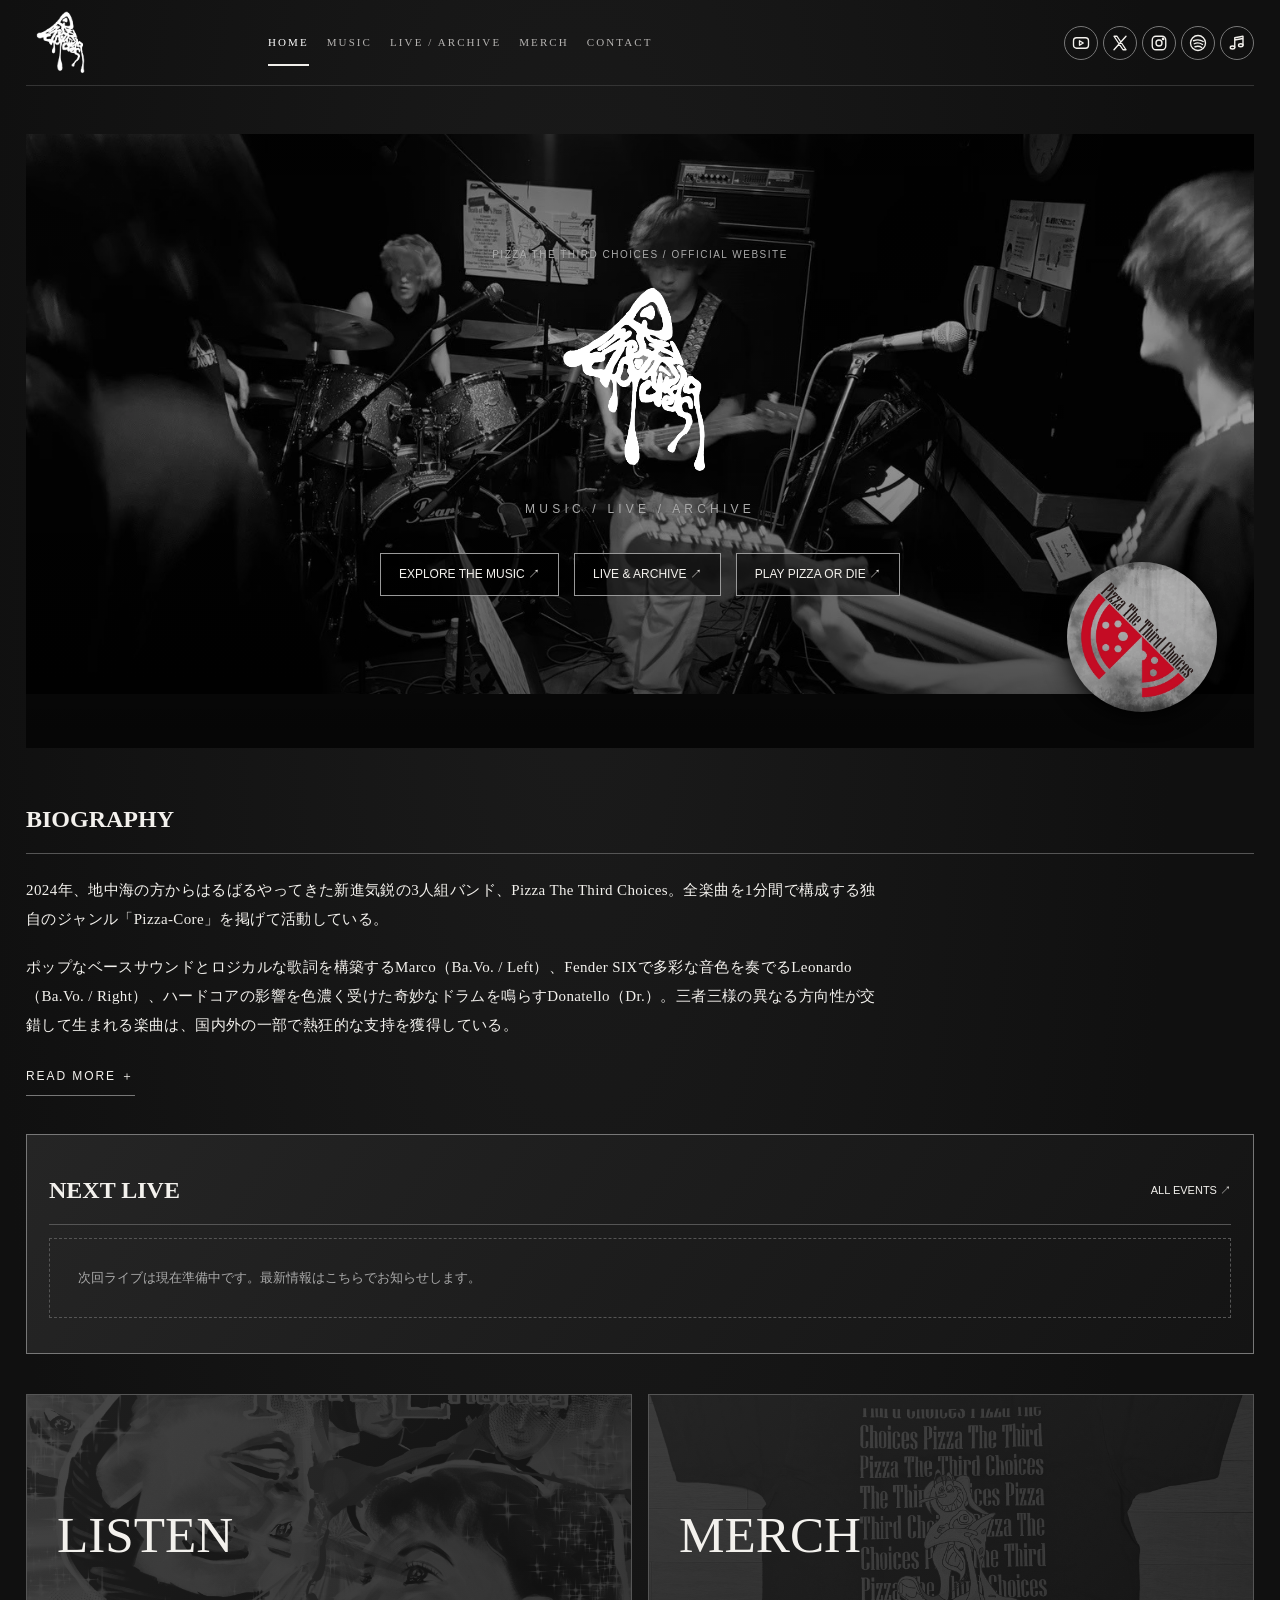
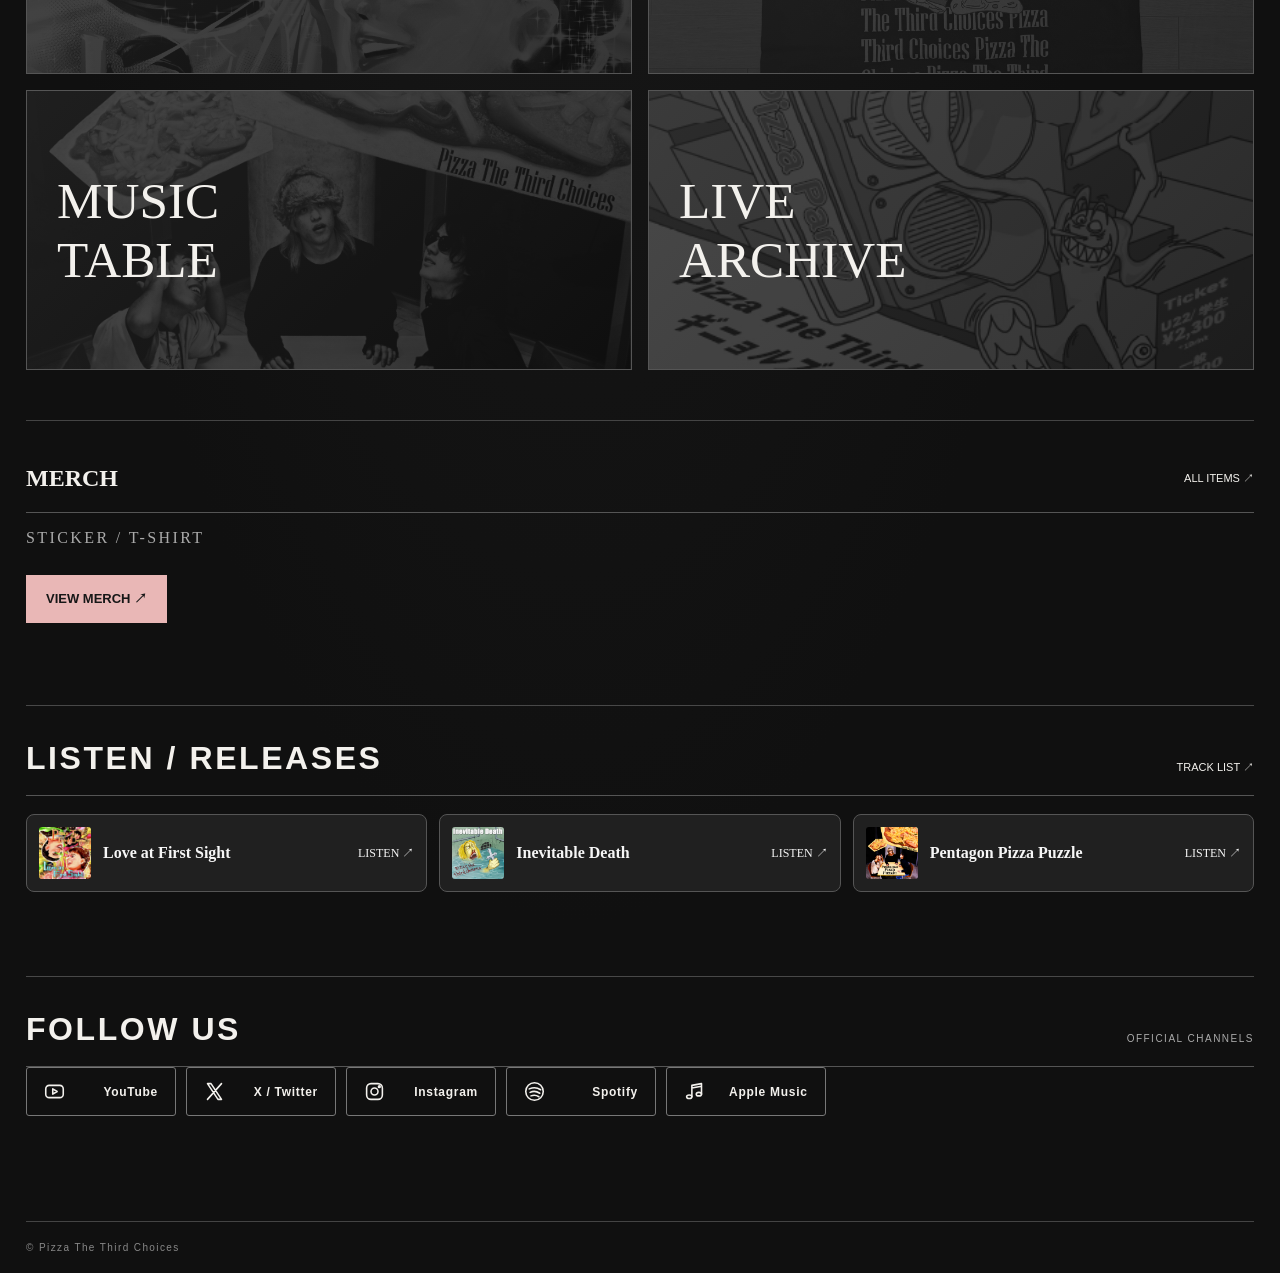
<file: index.html>
<!doctype html>
<html lang="ja">
<head>
  <meta charset="utf-8">
  <meta name="description" content="Pizza The Third Choices（PTTC）の公式サイト。音楽、ライブ情報、グッズ、最新のお知らせをご覧いただけます。">
  <link rel="canonical" href="https://pizzathethirdchoices.github.io/HomePage/">
  <meta name="viewport" content="width=device-width, initial-scale=1">
  <title>Pizza The Third Choices | Official Website</title>
  <!-- 共通スタイルシート -->
  <link rel="stylesheet" href="style.css?v=20261028-saski-perfect-circle">
</head>
<body>
  <!-- ========================================
       SITE SHELL / ページ全体
  ========================================= -->
  <div class="site-shell">
    <!-- ========================================
         HEADER / ナビゲーション
    ========================================= -->
    <nav class="top-nav">
      <!-- ヘッダーロゴ -->
      <a class="wordmark" href="index.html">
        <img
          src="assets/logo/Logo-White.png"
          alt="Pizza The Third Choices"
          onerror="this.hidden=true;this.nextElementSibling.hidden=false"
        >
        <span hidden>Pizza The Third Choices</span>
      </a>
      <!-- ページ移動メニュー -->
      <div class="nav-links">
        <a class="active" href="index.html">HOME</a>
        <a href="music.html">MUSIC</a>
        <a href="live.html">LIVE / ARCHIVE</a>
        <a href="merch.html">MERCH</a>
        <a href="contact.html">CONTACT</a>
      </div>
      <!-- 公式SNS・配信サービスのアイコン -->
      <!-- data/social.js に登録されたリンクが自動表示される -->
      <div
        class="social-links header-social"
        data-social-links
        aria-label="公式SNS・配信ストア"
      ></div>
    </nav>
    <!-- ========================================
         MAIN / ホームページ本文
    ========================================= -->
    <main class="home-main">
      <!-- ======================================
           HERO / アーティスト写真とロゴを重ねる
      ======================================= -->
      <section class="home-visuals home-hero" aria-label="バンドメインビジュアル">
        <img
          class="home-artist-photo"
          src="assets/photos/artist-wide.webp"
          alt="Pizza The Third Choices アーティスト写真"
          onerror="this.hidden=true;this.closest('.home-hero').classList.add('photo-unavailable')"
        >
        <div class="home-hero-overlay">
          <p class="eyebrow">PIZZA THE THIRD CHOICES / OFFICIAL WEBSITE</p>
          <img
            class="hero-logo"
            src="assets/logo/Logo-White.png"
            alt="Pizza The Third Choices"
            onerror="this.hidden=true;this.nextElementSibling.hidden=false"
          >
          <h1 hidden>Pizza The Third Choices</h1>
          <p class="hero-caption">MUSIC / LIVE / ARCHIVE</p>
          <div class="hero-actions">
            <a href="music.html">EXPLORE THE MUSIC ↗</a>
            <a href="live.html">LIVE & ARCHIVE ↗</a>
            <a href="game.html">PLAY PIZZA OR DIE ↗</a>
          </div>
        </div>
        <img
          class="home-extra-logo"
          src="assets/logo/logo-Saski.webp"
          alt="Pizza The Third Choices 別ロゴ"
          onerror="this.hidden=true"
        >
      </section>
      <!-- ======================================
           BIOGRAPHY / バンド紹介
           冒頭2段落を常時表示し、以降を展開できる。
      ======================================= -->
      <section class="home-biography" aria-labelledby="home-biography-title">
        <div class="section-bar">
          <h2 id="home-biography-title">BIOGRAPHY</h2>
        </div>
        <div class="biography-copy">
          <p>2024年、地中海の方からはるばるやってきた新進気鋭の3人組バンド、Pizza The Third Choices。全楽曲を1分間で構成する独自のジャンル「Pizza-Core」を掲げて活動している。</p>
          <p>ポップなベースサウンドとロジカルな歌詞を構築するMarco（Ba.Vo. / Left）、Fender SIXで多彩な音色を奏でるLeonardo（Ba.Vo. / Right）、ハードコアの影響を色濃く受けた奇妙なドラムを鳴らすDonatello（Dr.）。三者三様の異なる方向性が交錯して生まれる楽曲は、国内外の一部で熱狂的な支持を獲得している。</p>
          <details class="biography-more">
            <summary>READ MORE ＋</summary>
            <div class="biography-more-content">
              <p>2025年12月25日に1st Album『Love at First Sight』、2026年3月14日には2nd Album『Inevitable Death』を配信。オルタナティブの枠組みを超え、実験的なダークポップの要素を取り入れた楽曲を多数収録している。</p>
              <p>続く2026年6月4日には、戦争へのアンチテーゼをテーマとした「33」、HIP-HOPの影響を受けた「Priority」などを収録した3rd Album『Pentagon Pizza Puzzle』を公開。ジャンルの境界を横断しながら、独自のサウンドと表現を深化させ続けている。</p>
              <p>2025年には、オリジナルドキュメンタリー映像『Is Pizza The Third Choices?』をYouTubeにて公開。楽曲制作の経緯や、独自のジャンル「Pizza-Core」の実態に迫る内容となっている。</p>
              <p>ライブ活動においては、2024年よりオルタナティブハードコアバンドHanaoとの共同自主企画『YEAH』を複数回開催。「YEAHみくじ」によるランダムセットリストをはじめ、通常のライブとは一線を画す演出を展開している。</p>
              <p>2026年11月8日には、©エスパーキックより全33曲とボーナストラックを収録した1st Cassette『33』を発売。同日にはリリースパーティ「Perfect Pizza Party」を開催。</p>
              <button type="button" class="biography-close">CLOSE −</button>
            </div>
          </details>
        </div>
      </section>
      <!-- ======================================
           NEXT LIVE / 次回ライブ情報
      ======================================= -->
      <section class="home-live">
        <div class="section-bar">
          <h2>NEXT LIVE</h2>
          <a href="live.html">ALL EVENTS ↗</a>
        </div>
        <!--
          ライブ情報の表示領域
          data/events.js のイベント情報を読み込み、
          ページ末尾の renderEvents() で自動生成する。
          公演情報を追加する場合は
          index.html ではなく data/events.js を編集する。
        -->
        <div id="home-events"></div>
      </section>
      <!-- ======================================
           FEATURE LINKS / 主要コンテンツ
      ======================================= -->
      <section class="home-sections home-feature-grid" aria-label="主要コンテンツ">
        <a class="feature-tile feature-listen" href="#home-releases">
          <h2>LISTEN</h2>
        </a>
        <a class="feature-tile feature-merch" href="merch.html">
          <h2>MERCH</h2>
        </a>
        <a class="feature-tile feature-music" href="music.html">
          <h2>MUSIC<br>TABLE</h2>
        </a>
        <a class="feature-tile feature-events" href="live.html">
          <h2>LIVE<br>ARCHIVE</h2>
        </a>
      </section>
      <!-- ======================================
           MERCH / グッズ紹介
      ======================================= -->
      <section class="home-merch">
        <div class="section-bar">
          <h2>MERCH</h2>
          <a href="merch.html">ALL ITEMS ↗</a>
        </div>
        <!-- グッズの概要 -->
        <p>STICKER / T-SHIRT</p>
        <!-- グッズ一覧ページへ -->
        <a class="ticket-main" href="merch.html">
          VIEW MERCH ↗
        </a>
      </section>
      <!-- ======================================
           LISTEN / RELEASES
           アルバム・音楽配信情報
      ======================================= -->
      <section class="social-section" aria-label="アルバム配信">
        <div class="section-bar">
          <h2>LISTEN / RELEASES</h2>
          <a href="music.html">TRACK LIST ↗</a>
        </div>
        <!--
          アルバム一覧の表示領域
          data/albums.js に登録された作品を
          releases.js が読み込んで自動表示する。
          作品情報や配信リンクを変更する場合は
          data/albums.js を編集する。
        -->
        <div
          id="home-releases"
          class="release-links"
        ></div>
      </section>
      <!-- ======================================
           FOLLOW US / 公式SNS
      ======================================= -->
      <section class="social-section" aria-label="公式SNS">
        <div class="section-bar">
          <h2>FOLLOW US</h2>
          <span class="eyebrow">OFFICIAL CHANNELS</span>
        </div>
        <!--
          公式SNS・配信サービスのリンク
          data/social.js の設定から自動生成する。
          リンクを変更する場合は data/social.js を編集する。
        -->
        <div
          class="social-links"
          data-social-links
        ></div>
      </section>
    </main>
    <!-- ========================================
         FOOTER / フッター
    ========================================= -->
    <footer>
      © Pizza The Third Choices
    </footer>
  </div>
  <!-- ==========================================
       JAVASCRIPT / データと表示処理
       注意：
       以下の読み込み順は変更しない。
  =========================================== -->
  <!-- ライブ情報 -->
  <script src="data/events.js"></script>
  <!-- ホームページのライブ情報を最大2件表示 -->
  <script>
    renderEvents('home-events', 2);
  </script>
  <!-- アルバム・リリース情報 -->
  <script src="data/albums.js"></script>
  <!-- 公式SNS・配信サービス -->
  <script src="data/social.js"></script>
  <!-- BIOGRAPHY: close from the end of the expanded text. -->
  <script>
    const biography = document.querySelector('.biography-more');
    biography?.querySelector('.biography-close')?.addEventListener('click', () => {
      biography.open = false;
      biography.querySelector('summary')?.focus();
    });
  </script>
  <!-- ホームページのリリース表示処理 -->
  <script src="releases.js"></script>
</body>
</html>
</file>
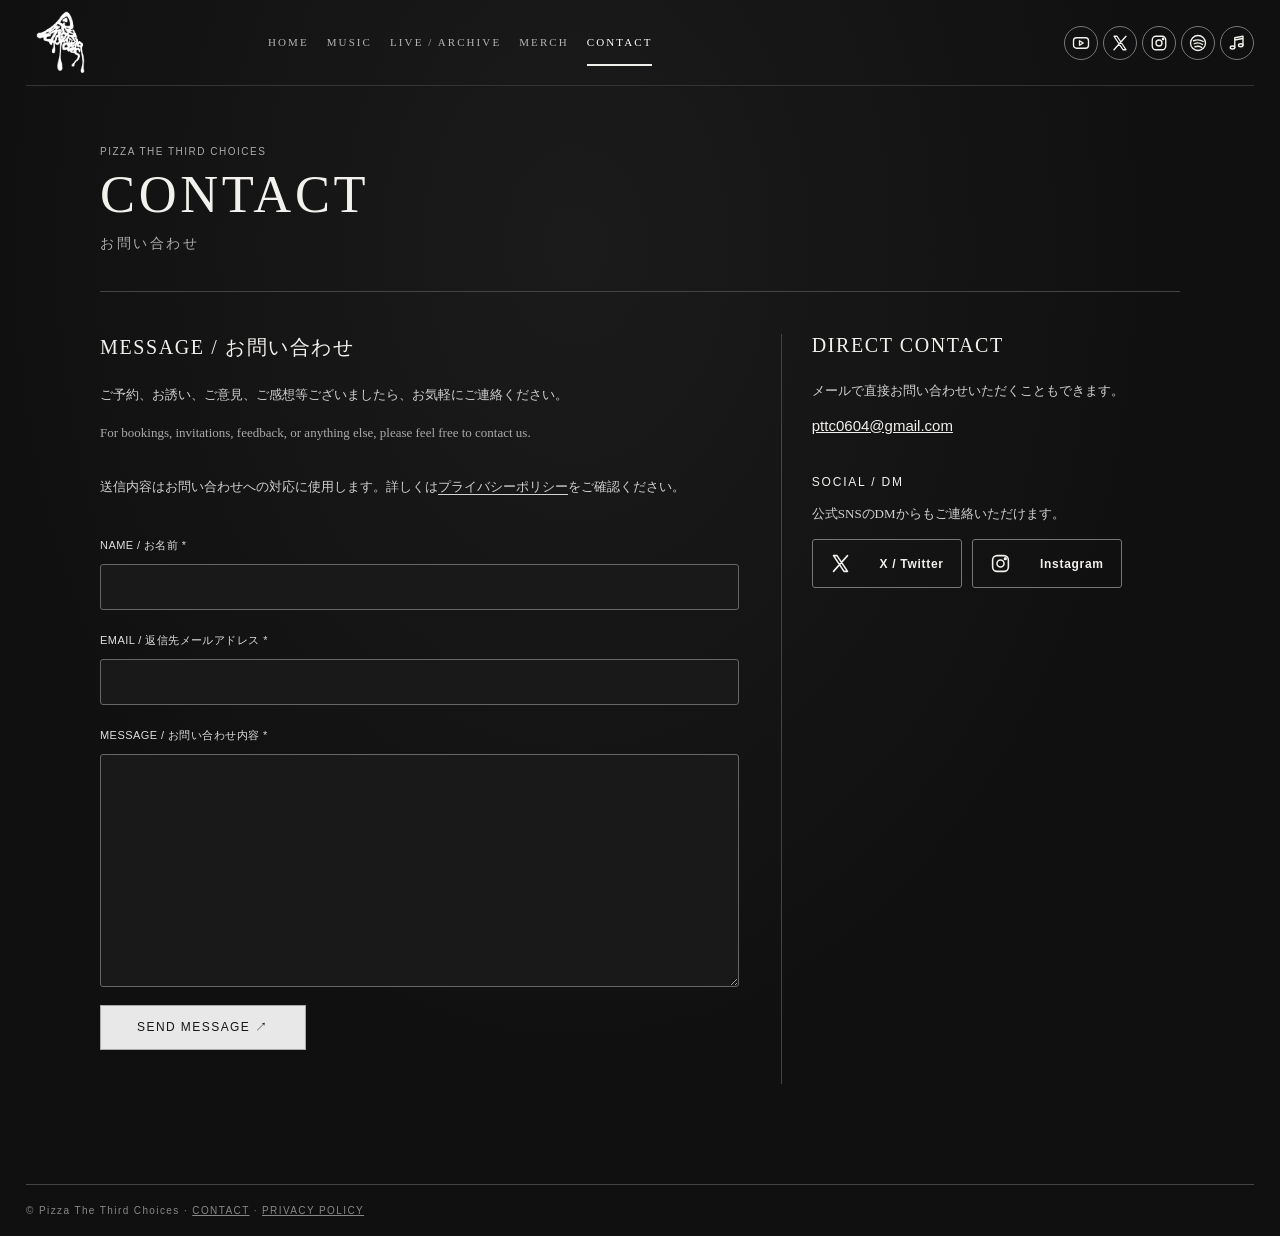
<file: contact.html>
<!doctype html>
<html lang="ja">
<head>
  <meta charset="utf-8">
  <meta name="description" content="Pizza The Third Choicesへのライブ出演依頼、イベントのお誘い、その他のお問い合わせはこちらから。">
  <link rel="canonical" href="https://pizzathethirdchoices.github.io/HomePage/contact.html">
  <meta name="viewport" content="width=device-width, initial-scale=1">
  <meta name="theme-color" content="#101010">
  <title>CONTACT | Pizza The Third Choices</title>
  <link rel="stylesheet" href="style.css?v=20261029-gas">
</head>
<body>
  <div class="site-shell">
    <nav class="top-nav" aria-label="メインナビゲーション">
      <a class="wordmark" href="index.html">
        <img src="assets/logo/Logo-White.png" alt="Pizza The Third Choices" onerror="this.hidden=true;this.nextElementSibling.hidden=false">
        <span hidden>Pizza The Third Choices</span>
      </a>
      <div class="nav-links">
        <a href="index.html">HOME</a>
        <a href="music.html">MUSIC</a>
        <a href="live.html">LIVE / ARCHIVE</a>
        <a href="merch.html">MERCH</a>
        <a class="active" href="contact.html" aria-current="page">CONTACT</a>
      </div>
      <div class="social-links header-social" data-social-links aria-label="公式SNS・配信ストア"></div>
    </nav>
    <main class="contact-main">
      <header class="contact-heading">
        <p class="eyebrow">PIZZA THE THIRD CHOICES</p>
        <h1>CONTACT</h1>
        <p class="contact-subheading">お問い合わせ</p>
      </header>
      <div class="contact-layout">
        <section class="contact-panel" aria-labelledby="contact-form-title">
          <h2 id="contact-form-title">MESSAGE / お問い合わせ</h2>
          <p>ご予約、お誘い、ご意見、ご感想等ございましたら、お気軽にご連絡ください。</p>
          <p lang="en" class="contact-english">For bookings, invitations, feedback, or anything else, please feel free to contact us.</p>
          <p class="contact-privacy-note">送信内容はお問い合わせへの対応に使用します。詳しくは<a href="privacy.html">プライバシーポリシー</a>をご確認ください。</p>
          <form id="contact-form" class="contact-form" data-gas-url="https://script.google.com/macros/s/AKfycbzGflweGp4LofGG_PYcX4g0kUHfsY8UShyWT7CzQInBnUSrBjLmjBiWLtHwXNad4GwN/exec">
            <label for="contact-name">NAME / お名前 *</label>
            <input id="contact-name" type="text" name="name" autocomplete="name" maxlength="120" required>
            <label for="contact-email">EMAIL / 返信先メールアドレス *</label>
            <input id="contact-email" type="email" name="email" autocomplete="email" maxlength="254" required>
            <label for="contact-message">MESSAGE / お問い合わせ内容 *</label>
            <textarea id="contact-message" name="message" rows="8" maxlength="10000" required></textarea>
            <input type="text" name="_gotcha" tabindex="-1" autocomplete="off" aria-hidden="true" class="contact-honeypot">
            <button type="submit" disabled>SEND MESSAGE ↗</button>
            <p id="contact-status" class="contact-status" role="status" aria-live="polite">フォームは準備中です。メールまたはDMからお問い合わせください。</p>
          </form>
        </section>
        <aside class="contact-direct" aria-labelledby="contact-direct-title">
          <h2 id="contact-direct-title">DIRECT CONTACT</h2>
          <p>メールで直接お問い合わせいただくこともできます。</p>
          <a class="contact-mail-link" href="mailto:pttc0604@gmail.com">pttc0604@gmail.com</a>
          <h3>SOCIAL / DM</h3>
          <p>公式SNSのDMからもご連絡いただけます。</p>
          <div class="social-links" data-social-links data-social-only="x,instagram" aria-label="公式SNS（X・Instagram）"></div>
        </aside>
      </div>
    </main>
    <footer>© Pizza The Third Choices · <a href="contact.html">CONTACT</a> · <a href="privacy.html">PRIVACY POLICY</a></footer>
  </div>
  <script src="data/social.js"></script>
  <script src="contact.js?v=20261029-gas"></script>
</body>
</html>
</file>
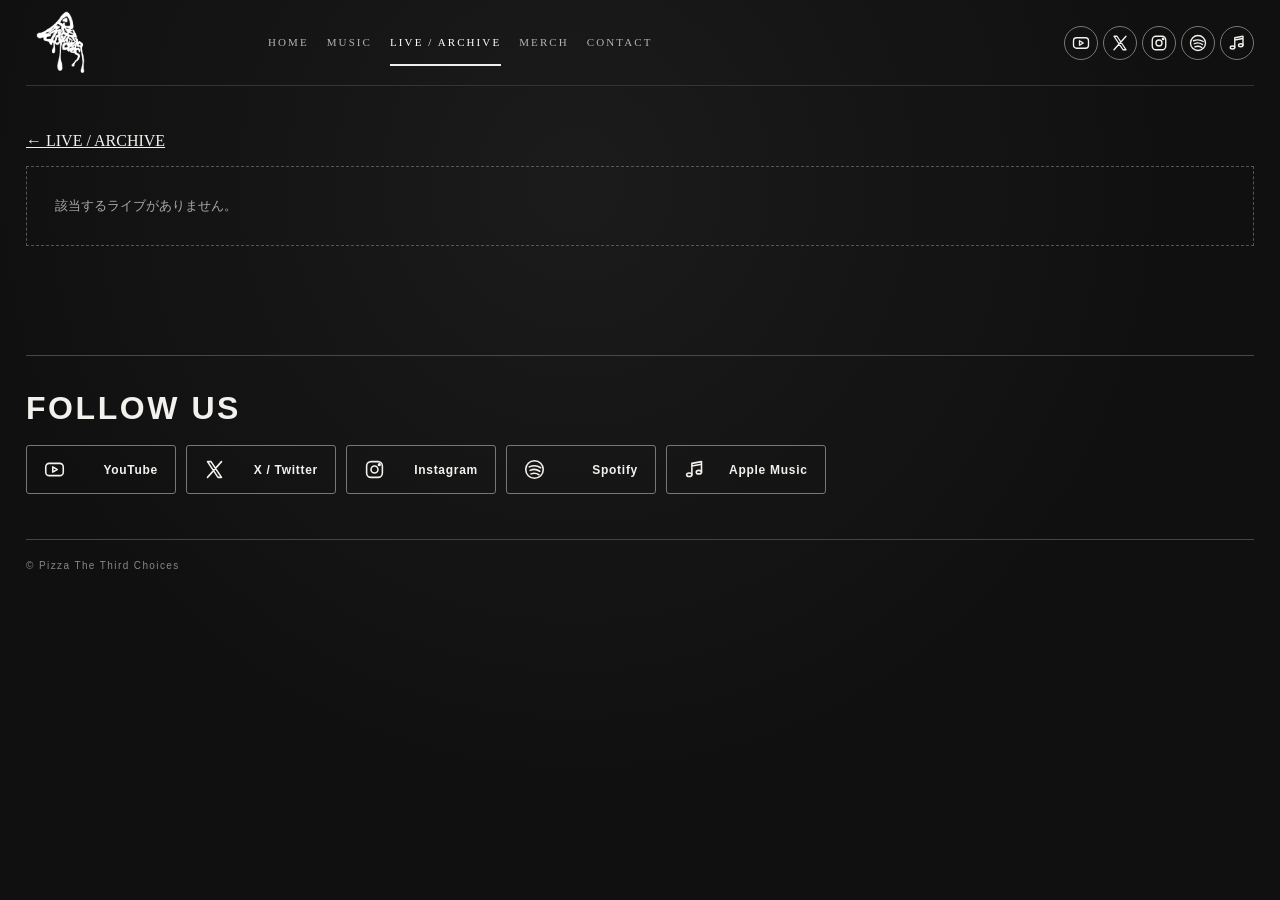
<file: event.html>
<!doctype html>
<html lang="ja">

<head>
  <meta charset="utf-8">
  <meta name="description" content="Pizza The Third Choicesのライブ・イベント詳細ページ。">
  <meta name="viewport" content="width=device-width, initial-scale=1">

  <title>LIVE DETAIL | Pizza The Third Choices</title>

  <!-- 共通スタイルシート -->
  <link rel="stylesheet" href="style.css">
</head>

<body>

  <!-- ========================================
       SITE SHELL / ページ全体
  ========================================= -->
  <div class="site-shell">


    <!-- ========================================
         HEADER / ナビゲーション
    ========================================= -->
    <nav class="top-nav">

      <!-- サイト名・ホームへのリンク -->
      <a class="wordmark" href="index.html">
        <img
          src="assets/logo/Logo-White.png"
          alt="Pizza The Third Choices"
          onerror="this.hidden=true;this.nextElementSibling.hidden=false"
        >
        <span hidden>Pizza The Third Choices</span>
      </a>

      <!-- ページ移動メニュー -->
      <div class="nav-links">
        <a href="index.html">HOME</a>
        <a href="music.html">MUSIC</a>
        <a class="active" href="live.html">LIVE / ARCHIVE</a>
        <a href="merch.html">MERCH</a>
        <a href="contact.html">CONTACT</a>
      </div>

      <!-- 公式SNS・配信サービスのアイコン -->
      <!-- data/social.js の設定から自動生成される -->
      <div
        class="social-links header-social"
        data-social-links
        aria-label="公式SNS・配信ストア"
      ></div>

    </nav>


    <!-- ========================================
         MAIN / ライブ詳細ページ
    ========================================= -->
    <main class="archive-main">

      <!-- ライブ一覧ページへ戻る -->
      <p>
        <a href="live.html">
          ← LIVE / ARCHIVE
        </a>
      </p>

      <!-- ======================================
           EVENT DETAIL / ライブ詳細情報
      ======================================= -->

      <!--
        この領域には、JavaScriptによって以下の情報が
        自動的に表示される。

        ・公演日
        ・イベント名
        ・会場
        ・出演者などの公演情報
        ・ライブフライヤー
        ・セットリスト

        イベント情報を追加・変更する場合は、
        このHTMLではなく data/events.js を編集する。
      -->
      <div id="event-detail"></div>

    </main>


    <!-- ========================================
         FOLLOW US / 公式SNS
    ========================================= -->
    <section class="social-section">

      <h2>FOLLOW US</h2>

      <!--
        SNS・配信サービスへのリンクを表示する。

        リンク先の変更は data/social.js で行う。
      -->
      <div
        class="social-links"
        data-social-links
      ></div>

    </section>


    <!-- ========================================
         FOOTER / フッター
    ========================================= -->
    <footer>
      © Pizza The Third Choices
    </footer>

  </div>


  <!-- ==========================================
       JAVASCRIPT / データと表示処理

       注意：
       読み込み順を変更しない。
  =========================================== -->

  <!-- ライブ情報のデータ・表示処理 -->
  <script src="data/events.js"></script>

  <!-- URLに対応するライブ詳細を表示 -->
  <script>
    renderEventDetail();
  </script>

  <!-- 公式SNS・配信サービスのリンク -->
  <script src="data/social.js"></script>

</body>
</html>
</file>
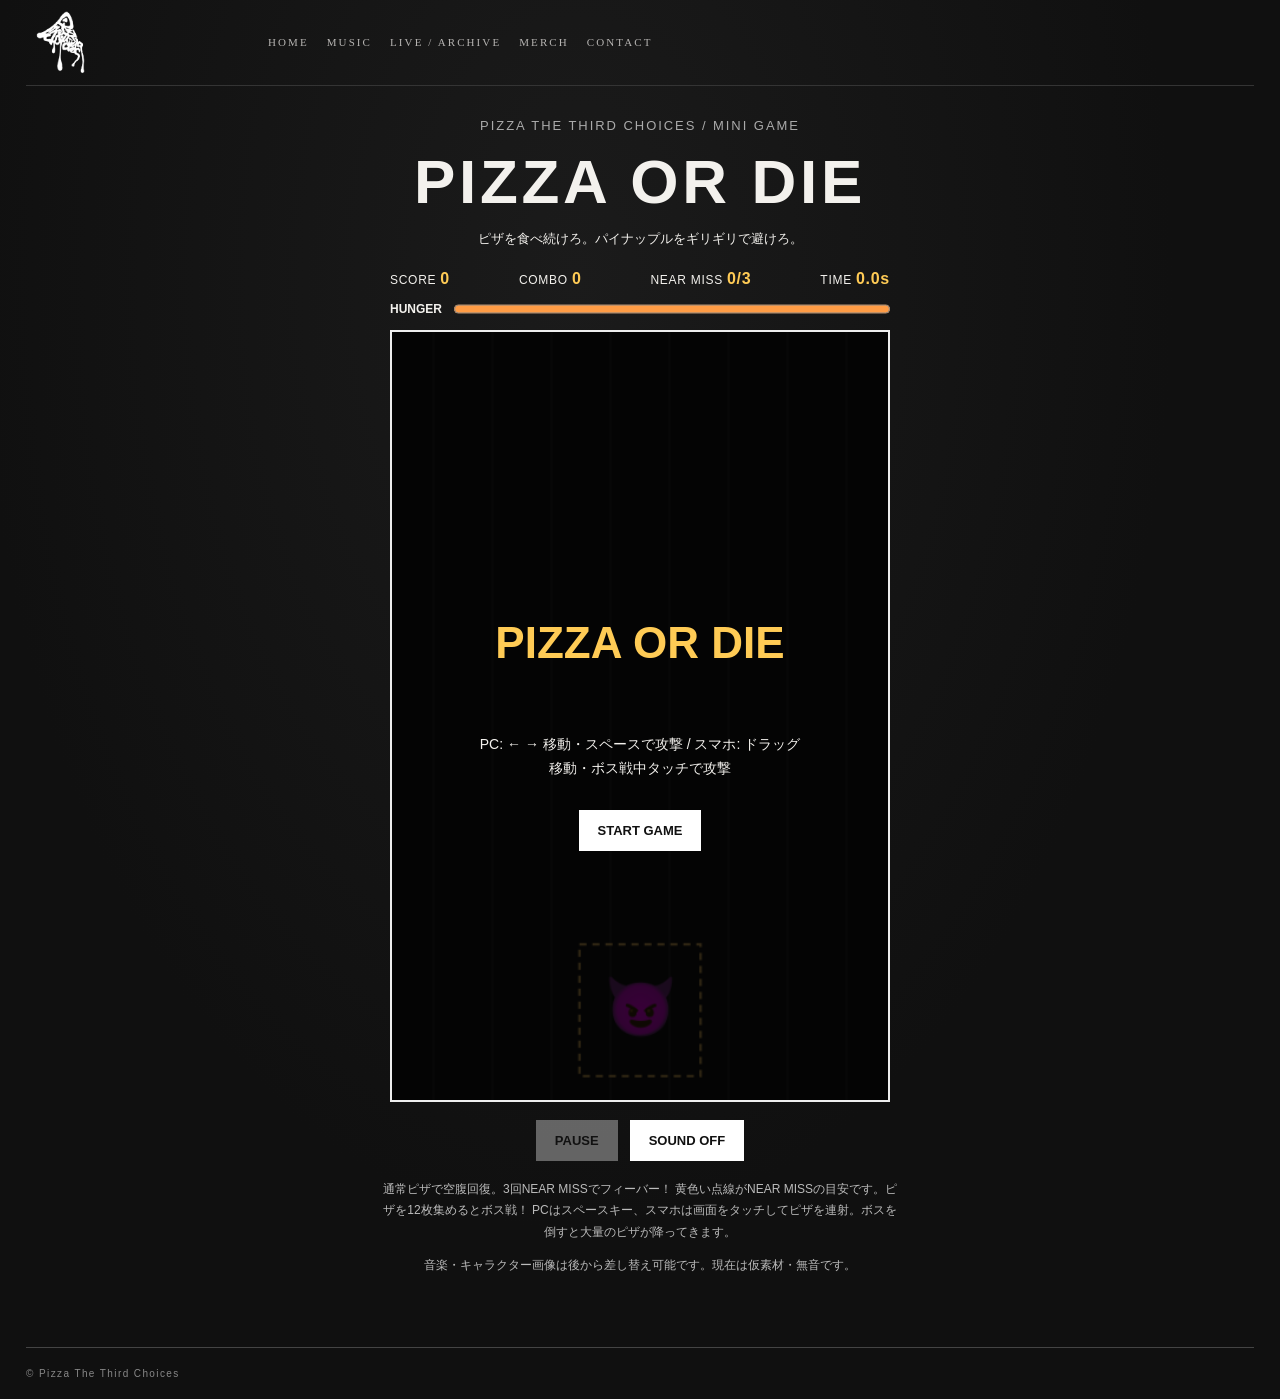
<file: game.html>
<!doctype html>
<html lang="ja">
<head>
  <meta charset="utf-8">
  <meta name="viewport" content="width=device-width, initial-scale=1">
  <title>PIZZA OR DIE | Pizza The Third Choices</title>
  <link rel="stylesheet" href="style.css">
  <link rel="stylesheet" href="game.css">
</head>
<body>
  <div class="site-shell">
    <nav class="top-nav" aria-label="サイトナビゲーション">
      <a class="wordmark" href="index.html"><img src="assets/logo/Logo-White.png" alt="Pizza The Third Choices"></a>
      <div class="nav-links"><a href="index.html">HOME</a><a href="music.html">MUSIC</a><a href="live.html">LIVE / ARCHIVE</a><a href="merch.html">MERCH</a><a href="contact.html">CONTACT</a></div>
    </nav>
    <main class="game-page">
      <header class="game-heading">
        <p class="eyebrow">PIZZA THE THIRD CHOICES / MINI GAME</p>
        <h1>PIZZA OR DIE</h1>
        <p>ピザを食べ続けろ。パイナップルをギリギリで避けろ。</p>
      </header>
      <div class="game-toolbar">
        <span>SCORE <strong id="score">0</strong></span>
        <span>COMBO <strong id="combo">0</strong></span>
        <span>NEAR MISS <strong id="near">0/3</strong></span>
        <span>TIME <strong id="time">0.0s</strong></span>
      </div>
      <div class="hunger-row"><label for="hunger">HUNGER</label><progress id="hunger" max="100" value="100">100%</progress></div>
      <div class="game-stage">
        <canvas id="game" width="420" height="650" aria-label="ピザを集めてパイナップルを避けるゲーム"></canvas>
        <div id="game-overlay" class="game-overlay">
          <h2 id="overlay-title">PIZZA OR DIE</h2>
          <p id="overlay-message">PC: ← → 移動・スペースで攻撃 / スマホ: ドラッグ移動・ボス戦中タッチで攻撃</p>
          <button id="start-game" type="button">START GAME</button>
          <div id="results" hidden>
            <p id="result-summary"></p>
            <button id="share-game" type="button">結果を共有 / 画像保存</button>
          </div>
        </div>
      </div>
      <div class="game-controls">
        <button id="pause-game" type="button" disabled>PAUSE</button>
        <button id="mute-game" type="button" aria-pressed="true">SOUND OFF</button>
      </div>
      <p class="game-help">通常ピザで空腹回復。3回NEAR MISSでフィーバー！ 黄色い点線がNEAR MISSの目安です。ピザを12枚集めるとボス戦！ PCはスペースキー、スマホは画面をタッチしてピザを連射。ボスを倒すと大量のピザが降ってきます。</p>
      <p class="game-help">音楽・キャラクター画像は後から差し替え可能です。現在は仮素材・無音です。</p>
    </main>
    <footer>© Pizza The Third Choices</footer>
  </div>
  <script src="game.js" defer></script>
</body>
</html>
</file>
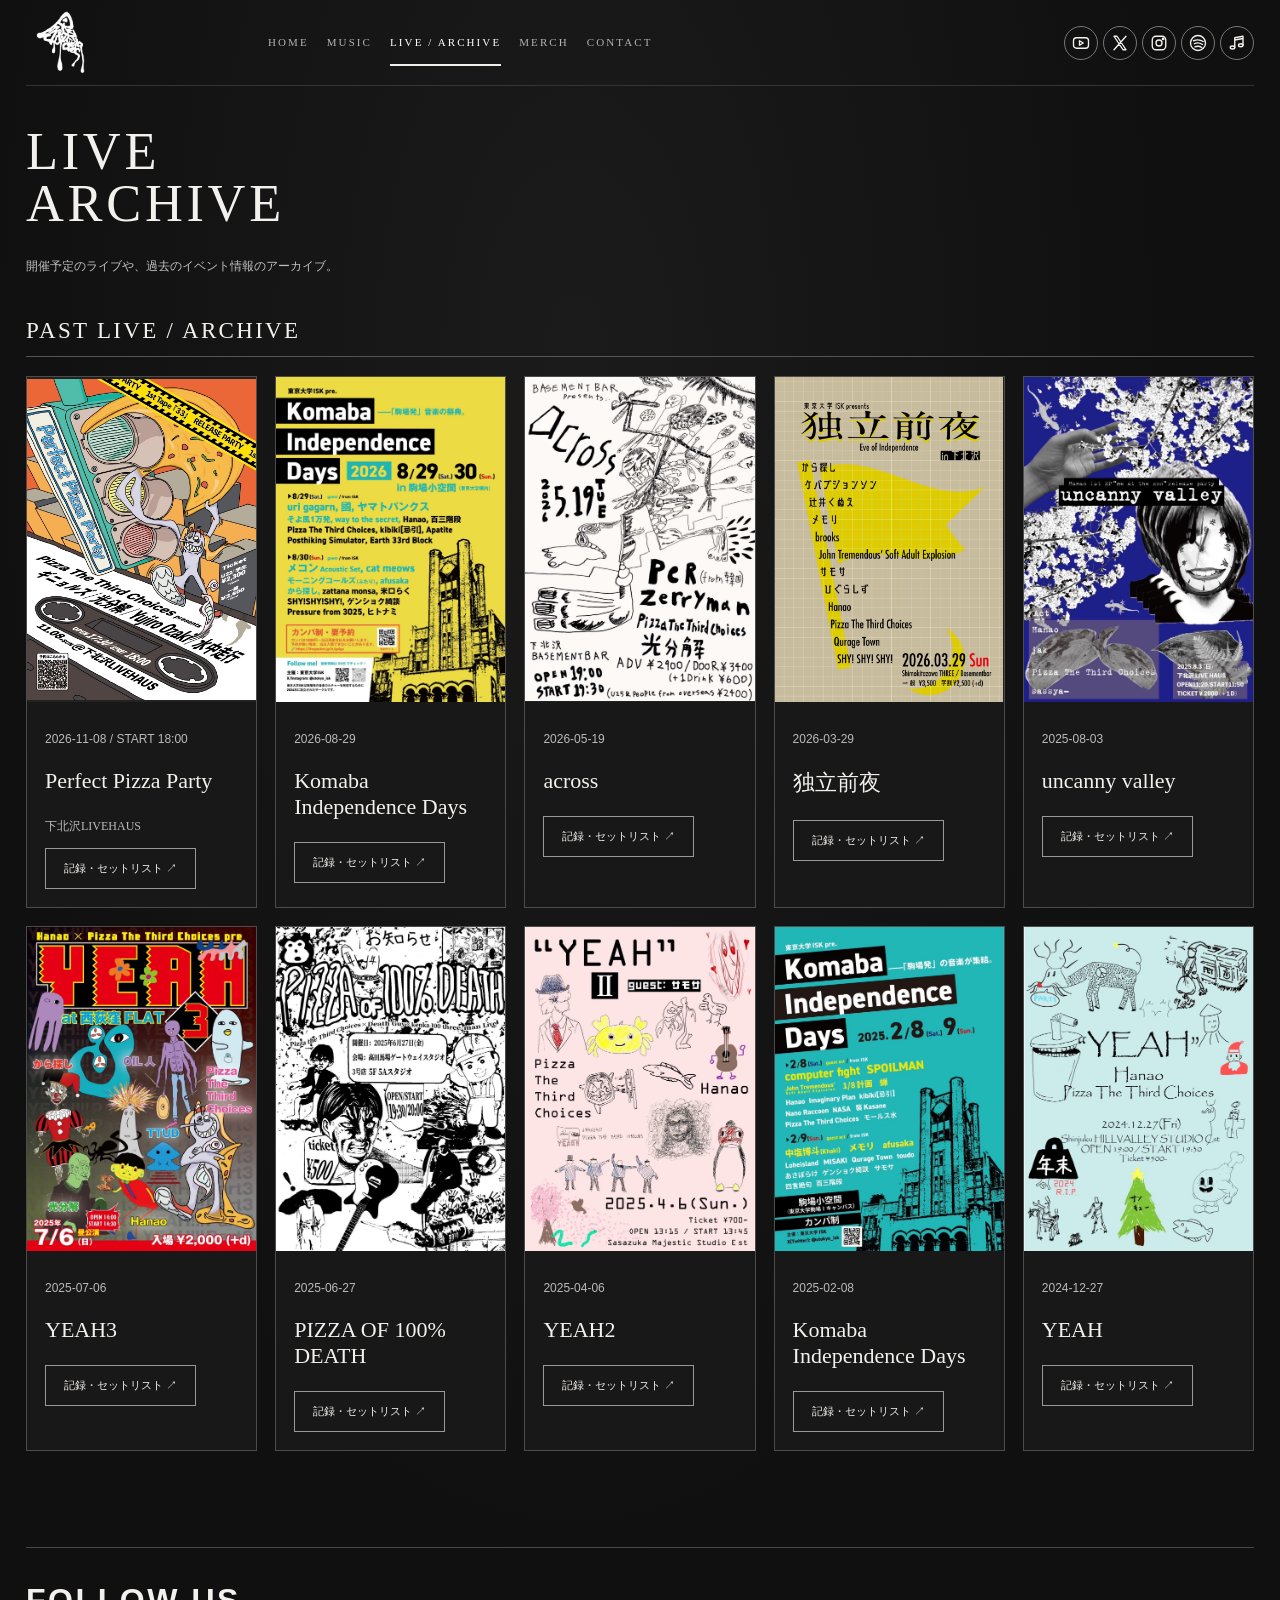
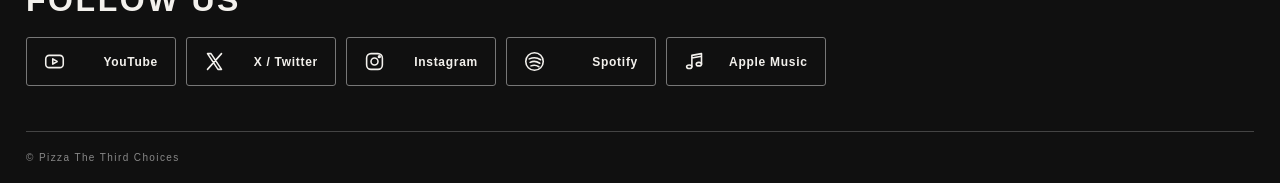
<file: live.html>
<!doctype html>
<html lang="ja">

<head>
  <meta charset="utf-8">
  <meta name="description" content="Pizza The Third Choicesのライブ情報と過去の出演記録を掲載しています。">
  <link rel="canonical" href="https://pizzathethirdchoices.github.io/HomePage/live.html">
  <meta name="viewport" content="width=device-width, initial-scale=1">

  <title>LIVE / ARCHIVE | Pizza The Third Choices</title>

  <!-- 共通スタイルシート -->
  <link rel="stylesheet" href="style.css">
</head>

<body>

  <!-- ========================================
       SITE SHELL / ページ全体
  ========================================= -->
  <div class="site-shell">


    <!-- ========================================
         HEADER / ナビゲーション
    ========================================= -->
    <nav class="top-nav">

      <!-- ヘッダーロゴ -->
      <!-- 画像が読み込めない場合は文字タイトルを表示 -->
      <a class="wordmark" href="index.html">
        <img
          src="assets/logo/Logo-White.png"
          alt="Pizza The Third Choices"
          onerror="this.hidden=true;this.nextElementSibling.hidden=false"
        >
        <span hidden>Pizza The Third Choices</span>
      </a>

      <!-- ページ移動メニュー -->
      <div class="nav-links">
        <a href="index.html">HOME</a>
        <a href="music.html">MUSIC</a>
        <a class="active" href="live.html">LIVE / ARCHIVE</a>
        <a href="merch.html">MERCH</a>
        <a href="contact.html">CONTACT</a>
      </div>

      <!-- 公式SNS・配信サービスのアイコン -->
      <!-- data/social.js の設定から自動生成される -->
      <div
        class="social-links header-social"
        data-social-links
        aria-label="公式SNS・配信ストア"
      ></div>

    </nav>


    <!-- ========================================
         MAIN / ライブ一覧・アーカイブ
    ========================================= -->
    <main class="archive-main">

      <!-- ページ上部の小見出し -->
<!-- ページタイトル -->
      <h1>
        LIVE<br>
        ARCHIVE
      </h1>

      <!-- ページ説明文 -->
      <p class="intro">
        開催予定のライブや、過去のイベント情報のアーカイブ。
      </p>


      <!-- ======================================
           LIVE EVENTS / ライブ情報一覧
      ======================================= -->

      <!--
        この領域には、JavaScriptによって
        ライブ情報が自動生成される。

        ・開催予定のライブ
        ・過去のライブアーカイブ
        ・公演日
        ・イベント名
        ・会場
        ・フライヤー
        ・取り置きフォームへのリンク（対象公演）

        イベント情報を追加・編集する場合は
        data/events.js を変更する。

        実際の表示処理は、ページ末尾の
        renderEvents('live-events') で実行される。
      -->
      <div id="live-events"></div>

    </main>


    <!-- ========================================
         FOLLOW US / 公式SNS
    ========================================= -->
    <section class="social-section">

      <h2>FOLLOW US</h2>

      <!--
        公式SNS・配信サービスへのリンクを表示する。

        リンク先の変更は data/social.js で行う。
      -->
      <div
        class="social-links"
        data-social-links
      ></div>

    </section>


    <!-- ========================================
         FOOTER / フッター
    ========================================= -->
    <footer>
      © Pizza The Third Choices
    </footer>

  </div>


  <!-- ==========================================
       JAVASCRIPT / データと表示処理

       注意：
       以下の読み込み順は変更しない。
  =========================================== -->

  <!-- ライブ情報のデータ・表示処理 -->
  <script src="data/events.js"></script>

  <!-- ライブ一覧・アーカイブを表示 -->
  <script>
    renderEvents('live-events');
  </script>

  <!-- 公式SNS・配信サービスのリンク -->
  <script src="data/social.js"></script>

</body>
</html>
</file>
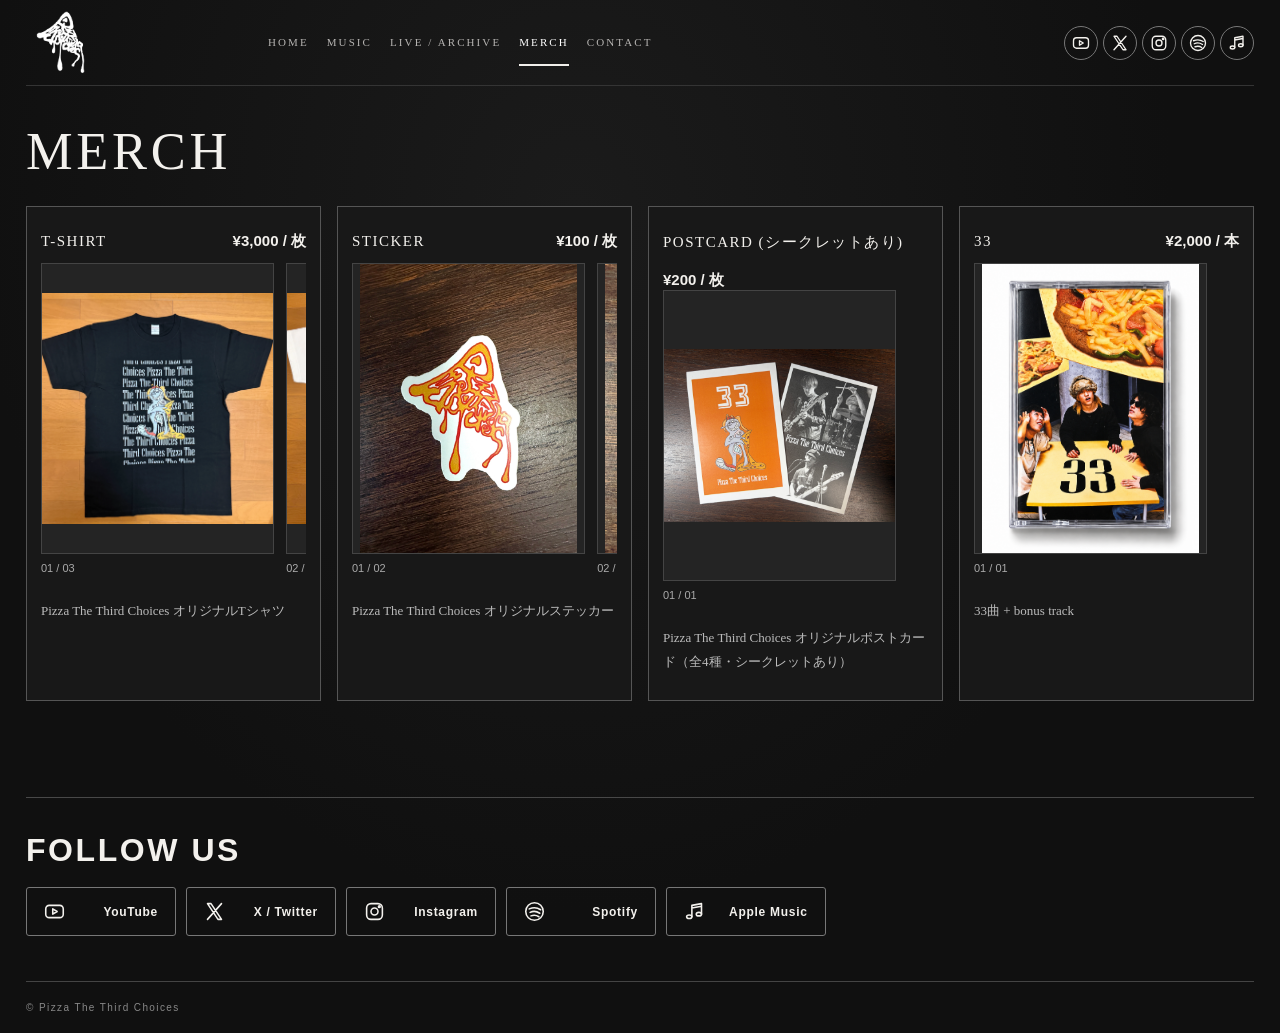
<file: merch.html>
<!doctype html>
<html lang="ja">

<head>
  <meta charset="utf-8">
  <meta name="description" content="Pizza The Third Choicesのグッズ・物販情報をご案内します。">
  <link rel="canonical" href="https://pizzathethirdchoices.github.io/HomePage/merch.html">
  <meta name="viewport" content="width=device-width, initial-scale=1">

  <title>MERCH | Pizza The Third Choices</title>

  <!-- 共通スタイルシート -->
  <link rel="stylesheet" href="style.css">
</head>

<body>

  <!-- ========================================
       SITE SHELL / ページ全体
  ========================================= -->
  <div class="site-shell">


    <!-- ========================================
         HEADER / ナビゲーション
  ========================================= -->
    <nav class="top-nav">

      <!-- サイト名・ホームへのリンク -->
      <a class="wordmark" href="index.html">
        <img
          src="assets/logo/Logo-White.png"
          alt="Pizza The Third Choices"
          onerror="this.hidden=true;this.nextElementSibling.hidden=false"
        >
        <span hidden>Pizza The Third Choices</span>
      </a>

      <!-- ページ移動メニュー -->
      <div class="nav-links">
        <a href="index.html">HOME</a>
        <a href="music.html">MUSIC</a>
        <a href="live.html">LIVE / ARCHIVE</a>
        <a class="active" href="merch.html">MERCH</a>
        <a href="contact.html">CONTACT</a>
      </div>

      <!-- 公式SNS・配信サービスのアイコン -->
      <!-- data/social.js の設定から自動生成される -->
      <div
        class="social-links header-social"
        data-social-links
        aria-label="公式SNS・配信ストア"
      ></div>

    </nav>


    <!-- ========================================
         MAIN / グッズ紹介ページ
    ========================================= -->
    <main class="archive-main">

      <!-- ページ上部の小見出し -->
<!-- ページタイトル -->
      <h1>MERCH</h1>

<!-- ======================================
           MERCH ITEMS / グッズ一覧
      ======================================= -->

      <!--
        この領域には、JavaScriptによって
        グッズ情報が自動生成される。

        現在登録しているグッズ：
        ・ステッカー（¥100 / 枚）
        ・Tシャツ（¥3,000 / 枚）

        表示する情報：
        ・商品名
        ・価格
        ・商品写真（複数枚対応）
        ・商品説明

        商品情報を変更する場合：
          data/merch.js

        写真を追加・変更する場合：
          assets/merch/

        表示方法を変更する場合：
          merch.js
          style.css

        ※ 写真の切り替え・スワイプ表示などは
           JavaScriptとCSSで制御する。
      -->
      <div
        id="merch-items"
        class="merch-items"
      ></div>

    </main>


    <!-- ========================================
         FOLLOW US / 公式SNS
    ========================================= -->
    <section class="social-section">

      <h2>FOLLOW US</h2>

      <!--
        公式SNS・配信サービスへのリンクを表示する。

        リンク先の変更は data/social.js で行う。
      -->
      <div
        class="social-links"
        data-social-links
      ></div>

    </section>


    <!-- ========================================
         FOOTER / フッター
    ========================================= -->
    <footer>
      © Pizza The Third Choices
    </footer>

  </div>


  <!-- ==========================================
       JAVASCRIPT / データと表示処理

       注意：
       以下の読み込み順は変更しない。
  =========================================== -->

  <!-- グッズ情報（商品名・価格・写真など） -->
  <script src="data/merch.js"></script>

  <!-- グッズ一覧・写真ギャラリーの表示処理 -->
  <script src="merch.js"></script>

  <!-- 公式SNS・配信サービスのリンク -->
  <script src="data/social.js"></script>

</body>
</html>
</file>
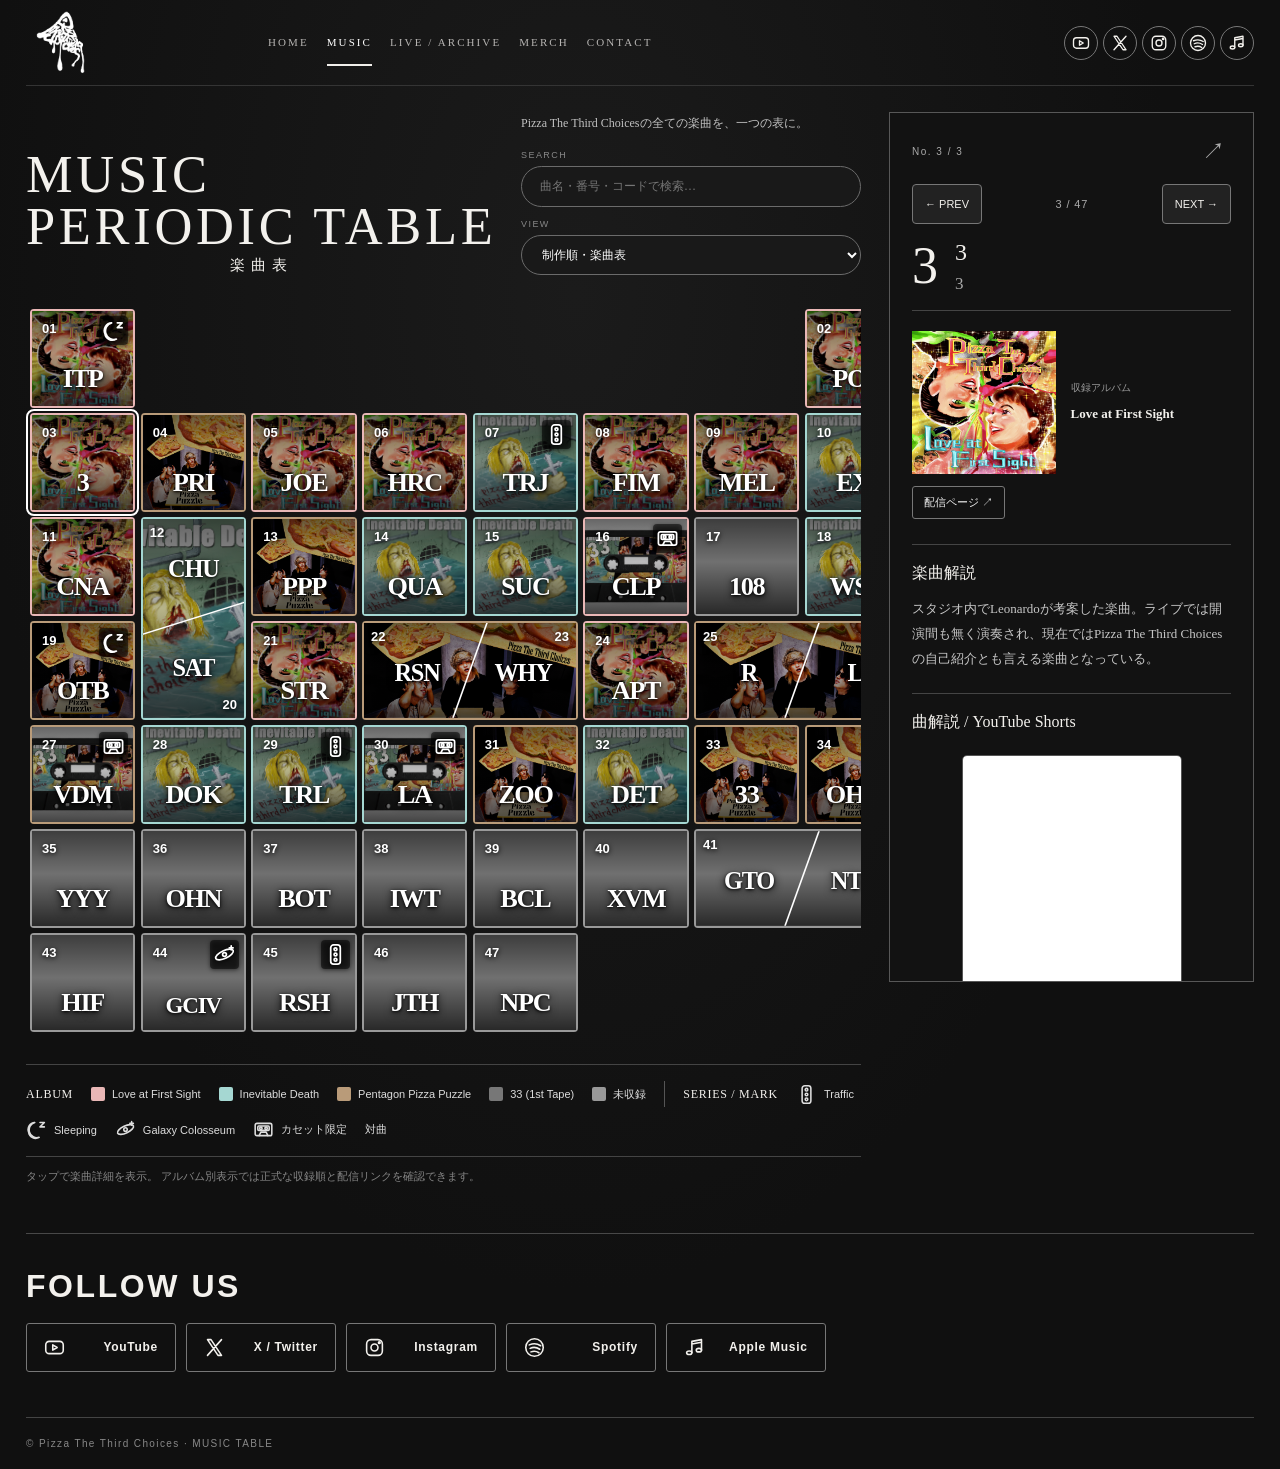
<file: music.html>
<!doctype html>
<html lang="ja">

<head>
  <meta charset="utf-8">
  <meta name="description" content="Pizza The Third Choicesの楽曲やアルバムを一覧できるMUSIC TABLE。作品情報や関連動画も紹介しています。">
  <link rel="canonical" href="https://pizzathethirdchoices.github.io/HomePage/music.html">
  <meta name="viewport" content="width=device-width, initial-scale=1">
  <meta name="theme-color" content="#101010">

  <title>MUSIC TABLE | Pizza The Third Choices</title>

  <!-- 共通スタイルシート -->
  <link rel="stylesheet" href="style.css?v=20261028-related-videos">
</head>

<body>

  <!-- ========================================
       SITE SHELL / ページ全体
  ========================================= -->
  <div class="site-shell">


    <!-- ========================================
         HEADER / ナビゲーション
    ========================================= -->
    <nav
      class="top-nav"
      aria-label="メインナビゲーション"
    >

      <!-- ヘッダーロゴ -->
      <!-- 画像が読み込めない場合は文字タイトルを表示 -->
      <a class="wordmark" href="index.html">
        <img
          src="assets/logo/Logo-White.png"
          alt="Pizza The Third Choices"
          onerror="this.hidden=true;this.nextElementSibling.hidden=false"
        >
        <span hidden>Pizza The Third Choices</span>
      </a>

      <!-- ページ移動メニュー -->
      <div class="nav-links">
        <a href="index.html">HOME</a>
        <a class="active" href="music.html">MUSIC</a>
        <a href="live.html">LIVE / ARCHIVE</a>
        <a href="merch.html">MERCH</a>
        <a href="contact.html">CONTACT</a>
      </div>

      <!-- 公式SNS・配信サービスのアイコン -->
      <!-- data/social.js の設定から自動生成される -->
      <div
        class="social-links header-social"
        data-social-links
        aria-label="公式SNS・配信ストア"
      ></div>

    </nav>


    <!-- ========================================
         MAIN / 楽曲表ページ
    ========================================= -->
    <main class="main-layout">


      <!-- ======================================
           LEFT COLUMN / 楽曲表・検索・凡例
      ======================================= -->
      <div class="left-column">


        <!-- ====================================
             PAGE HEADER / タイトル・操作パネル
        ===================================== -->
        <header class="page-head">

          <!-- ページタイトル -->
          <div>

<h1>
              MUSIC<br>
              PERIODIC TABLE
            </h1>

            <p class="subheading">
              楽曲表
            </p>

          </div>


          <!-- ==================================
               INTRO TOOLS / 説明・検索・表示切替
          =================================== -->
          <div class="intro-tools">

            <!-- 楽曲表の説明文 -->
            <p class="intro">
              Pizza The Third Choicesの全ての楽曲を、一つの表に。
            </p>


            <!-- SEARCH / 楽曲検索 -->
            <!--
              曲名・楽曲番号・コードなどで検索する。

              入力された文字列を使った絞り込みは
              script.js で処理する。
            -->
            <label class="search-label">

              <span>SEARCH</span>

              <input
                id="search"
                type="search"
                placeholder="曲名・番号・コードで検索…"
                autocomplete="off"
              >

            </label>


            <!-- VIEW / 楽曲表示モード -->
            <!--
              楽曲の並べ方を切り替える。

              creation：制作順・楽曲表
              album：アルバム別・曲順

              切り替え処理は script.js で行う。

              option の value は JavaScriptから
              参照されるため、変更する場合は注意。
            -->
            <label class="search-label view-label">

              <span>VIEW</span>

              <select id="view-mode">

                <option value="creation">
                  制作順・楽曲表
                </option>

                <option value="album">
                  アルバム別・曲順
                </option>

              </select>

            </label>

          </div>

        </header>


        <!-- ====================================
             MUSIC TABLE / 楽曲表本体
        ===================================== -->

        <!--
          楽曲表はJavaScriptによって自動生成される。

          楽曲データ：
            data/songs.js

          アルバム情報：
            data/albums.js

          表示処理：
            script.js

          デザイン：
            style.css

          楽曲を追加する場合は、
          このHTMLではなく data/songs.js を編集する。
        -->
        <div class="table-scroll">

          <div
            id="periodic"
            class="periodic"
            aria-label="楽曲表"
          ></div>

        </div>


        <!-- ====================================
             LEGEND / 凡例
        ===================================== -->

        <!--
          アルバムごとの色分けなどの凡例を表示する。

          内容はJavaScriptによって生成される。
        -->
        <div
          id="legend"
          class="legend"
          aria-label="凡例"
        ></div>


        <!-- ====================================
             TABLE NOTE / 操作説明
        ===================================== -->
        <p class="table-note">
          タップで楽曲詳細を表示。
          アルバム別表示では正式な収録順と配信リンクを確認できます。
        </p>

      </div>


      <!-- ======================================
           DETAIL PANEL / 選択中の楽曲詳細
      ======================================= -->

      <!--
        楽曲表で選択した曲の詳細情報を表示する。

        表示内容の例：
          ・曲名
          ・楽曲番号
          ・収録アルバム
          ・楽曲解説
          ・関連動画

        楽曲の基本情報：
          data/songs.js

        楽曲解説：
          data/descriptions.js

        動画情報：
          data/videos.js

        詳細パネルの表示処理：
          script.js

        aria-live="polite" により、
        内容が更新されたことを支援技術に伝える。
      -->
      <aside
        id="detail"
        class="detail"
        aria-live="polite"
        aria-label="選択中の楽曲"
      ></aside>


    </main>


    <!-- ========================================
         FOLLOW US / 公式SNS
    ========================================= -->
    <section class="social-section">

      <h2>FOLLOW US</h2>

      <!--
        公式SNS・配信サービスへのリンクを表示する。

        リンク先を変更する場合は
        data/social.js を編集する。
      -->
      <div
        class="social-links"
        data-social-links
      ></div>

    </section>


    <!-- ========================================
         FOOTER / フッター
    ========================================= -->
    <footer>
      © Pizza The Third Choices · MUSIC TABLE
    </footer>

  </div>


  <!-- ==========================================
       JAVASCRIPT / データと表示処理

       注意：
       以下の読み込み順は変更しない。
  =========================================== -->

  <!-- アルバム情報 -->
  <script src="data/albums.js?v=20261022-cassette2"></script>

  <!-- 楽曲の基本情報 -->
  <script src="data/songs.js"></script>

  <!-- 楽曲の解説文 -->
  <script src="data/descriptions.js"></script>

  <!-- 楽曲の動画情報 -->
  <script src="data/videos.js?v=20261028-related-videos"></script>

  <!-- 楽曲表・検索・表示切替・詳細パネルの処理 -->
  <script src="script.js?v=20261028-related-videos"></script>

  <!-- 公式SNS・配信サービスのリンク -->
  <script src="data/social.js"></script>

</body>
</html>
</file>
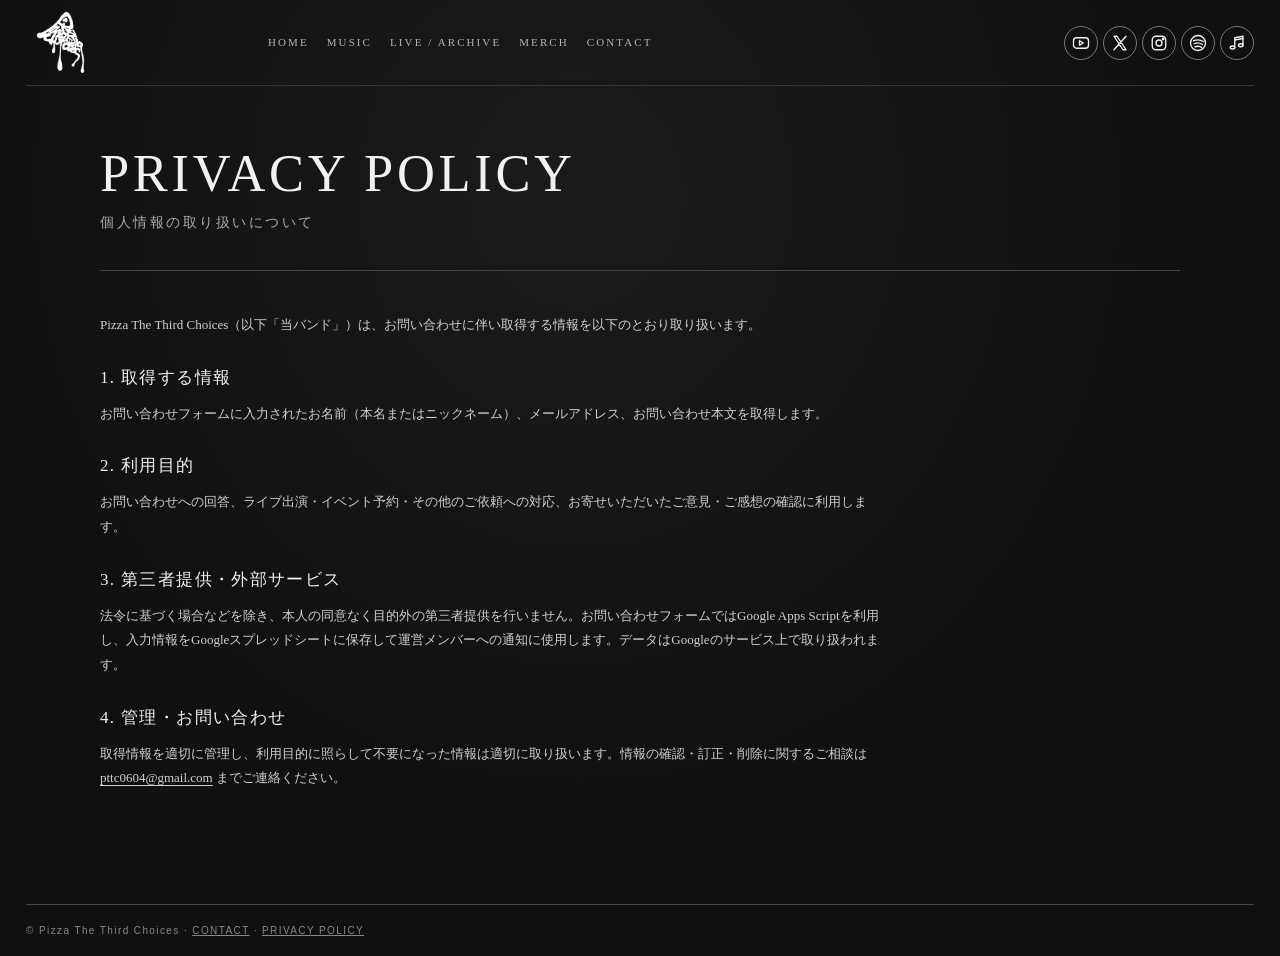
<file: privacy.html>
<!doctype html>
<html lang="ja">
<head>
  <meta charset="utf-8">
  <meta name="description" content="Pizza The Third Choicesのお問い合わせに関する個人情報の取り扱いについて。">
  <link rel="canonical" href="https://pizzathethirdchoices.github.io/HomePage/privacy.html">
  <meta name="viewport" content="width=device-width, initial-scale=1">
  <meta name="theme-color" content="#101010">
  <title>PRIVACY POLICY | Pizza The Third Choices</title>
  <link rel="stylesheet" href="style.css?v=20261029-gas">
</head>
<body>
  <div class="site-shell">
    <nav class="top-nav" aria-label="メインナビゲーション">
      <a class="wordmark" href="index.html">
        <img src="assets/logo/Logo-White.png" alt="Pizza The Third Choices" onerror="this.hidden=true;this.nextElementSibling.hidden=false">
        <span hidden>Pizza The Third Choices</span>
      </a>
      <div class="nav-links">
        <a href="index.html">HOME</a>
        <a href="music.html">MUSIC</a>
        <a href="live.html">LIVE / ARCHIVE</a>
        <a href="merch.html">MERCH</a>
        <a href="contact.html">CONTACT</a>
      </div>
      <div class="social-links header-social" data-social-links aria-label="公式SNS・配信ストア"></div>
    </nav>
    <main class="contact-main privacy-main">
      <header class="contact-heading"><h1>PRIVACY POLICY</h1><p class="contact-subheading">個人情報の取り扱いについて</p></header>
      <section class="contact-panel">
        <p>Pizza The Third Choices（以下「当バンド」）は、お問い合わせに伴い取得する情報を以下のとおり取り扱います。</p>
        <h2>1. 取得する情報</h2>
        <p>お問い合わせフォームに入力されたお名前（本名またはニックネーム）、メールアドレス、お問い合わせ本文を取得します。</p>
        <h2>2. 利用目的</h2>
        <p>お問い合わせへの回答、ライブ出演・イベント予約・その他のご依頼への対応、お寄せいただいたご意見・ご感想の確認に利用します。</p>
        <h2>3. 第三者提供・外部サービス</h2>
        <p>法令に基づく場合などを除き、本人の同意なく目的外の第三者提供を行いません。お問い合わせフォームではGoogle Apps Scriptを利用し、入力情報をGoogleスプレッドシートに保存して運営メンバーへの通知に使用します。データはGoogleのサービス上で取り扱われます。</p>
        <h2>4. 管理・お問い合わせ</h2>
        <p>取得情報を適切に管理し、利用目的に照らして不要になった情報は適切に取り扱います。情報の確認・訂正・削除に関するご相談は <a href="mailto:pttc0604@gmail.com">pttc0604@gmail.com</a> までご連絡ください。</p>
      </section>
    </main>
    <footer>© Pizza The Third Choices · <a href="contact.html">CONTACT</a> · <a href="privacy.html">PRIVACY POLICY</a></footer>
  </div>
  <script src="data/social.js"></script>
</body>
</html>
</file>
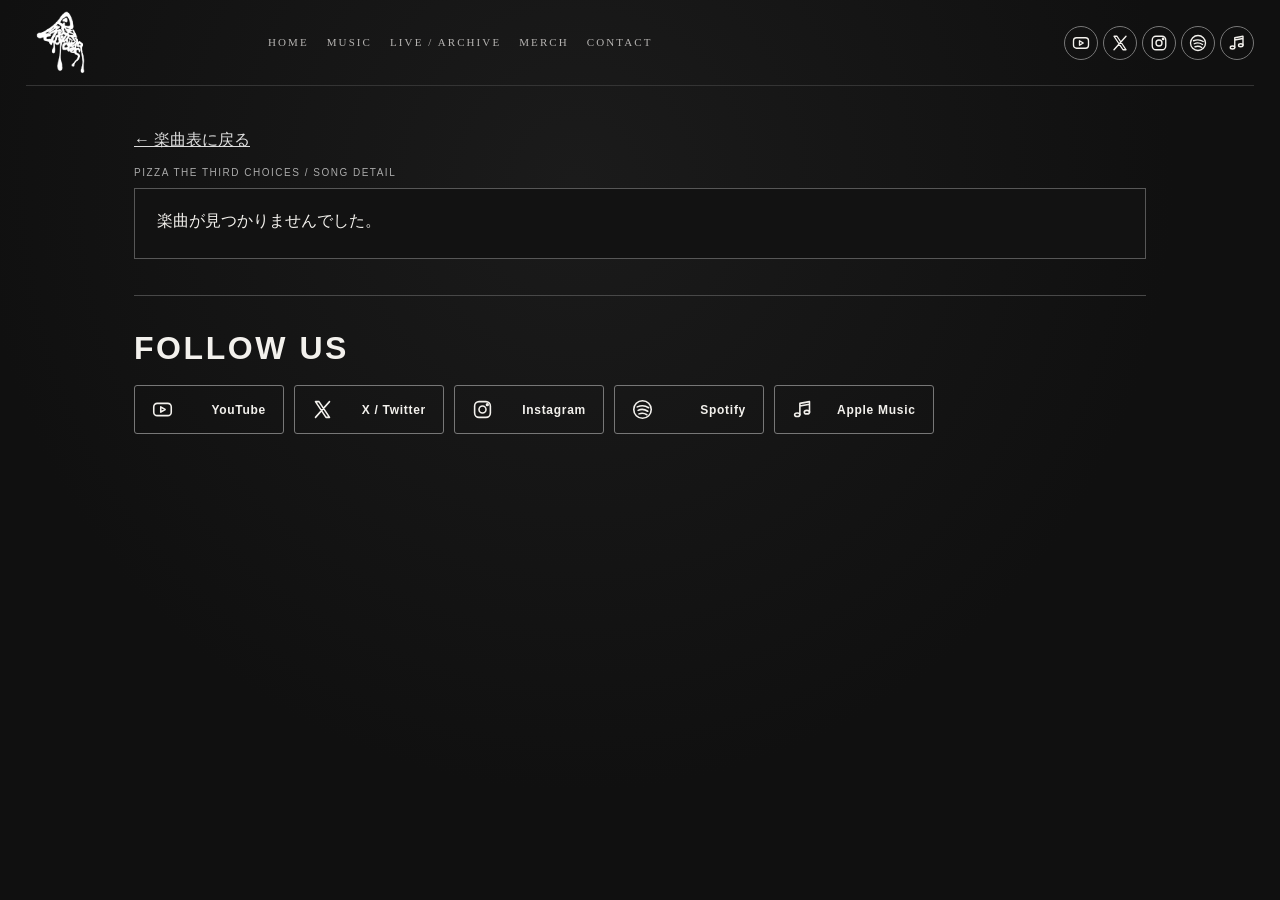
<file: song.html>
<!doctype html>
<html lang="ja">

<head>
  <meta charset="utf-8">
  <meta name="description" content="Pizza The Third Choicesの楽曲詳細ページ。曲の情報や関連動画を紹介しています。">
  <meta name="viewport" content="width=device-width, initial-scale=1">

  <title>SONG | PIZZA</title>

  <!-- 共通スタイルシート -->
  <link rel="stylesheet" href="style.css?v=20261028-related-videos">
  <style>
    .song-page-layout > .detail-navigation {
      width: 100%;
      max-width: none;
      margin: 12px 0 18px;
    }
    .song-page-layout .detail-navigation .detail-nav-button {
      display: inline-flex;
      align-items: center;
      justify-content: center;
      text-decoration: none;
    }
    .song-page-layout .detail-navigation .detail-nav-button.is-disabled {
      opacity: .3;
      cursor: default;
      pointer-events: none;
    }
  </style>
</head>

<body>

  <!-- ========================================
       SITE SHELL / ページ全体
  ========================================= -->
  <div class="site-shell">


    <!-- ========================================
         HEADER / ナビゲーション
    ========================================= -->
    <nav class="top-nav">

      <!-- サイト名・ホームへのリンク -->
      <a class="wordmark" href="index.html">
        <img
          src="assets/logo/Logo-White.png"
          alt="Pizza The Third Choices"
          onerror="this.hidden=true;this.nextElementSibling.hidden=false"
        >
        <span hidden>Pizza The Third Choices</span>
      </a>

      <!-- ページ移動メニュー -->
      <div class="nav-links">
        <a href="index.html">HOME</a>
        <a href="music.html">MUSIC</a>
        <a href="live.html">LIVE / ARCHIVE</a>
        <a href="merch.html">MERCH</a>
        <a href="contact.html">CONTACT</a>
      </div>

      <!-- 公式SNS・配信サービスのアイコン -->
      <!-- data/social.js の設定から自動生成される -->
      <div
        class="social-links header-social"
        data-social-links
        aria-label="公式SNS・配信ストア"
      ></div>

    </nav>


    <!-- ========================================
         MAIN / 楽曲詳細ページ
    ========================================= -->
    <main class="song-page-layout">

      <!-- 楽曲表へ戻るリンク -->
      <p>
        <a href="music.html" style="color:#ddd">
          ← 楽曲表に戻る
        </a>
      </p>

      <!-- ページ上部の小見出し -->
      <p class="eyebrow">
        PIZZA THE THIRD CHOICES / SONG DETAIL
      </p>


      <!-- ======================================
           SONG DETAIL / 楽曲詳細表示
      ======================================= -->

      <!--
        この領域には、ページ下部のJavaScriptによって
        楽曲情報が自動生成される。

        表示する情報：
          ・楽曲番号
          ・楽曲コード
          ・曲名
          ・アルバム情報
          ・楽曲解説
          ・配信リンク
          ・関連動画

        URL例：
          song.html?id=12

        URLの id に対応する楽曲を
        data/songs.js から検索する。
      -->
      <section
        id="song-page"
        class="detail"
      ></section>


      <!-- ======================================
           FOLLOW US / 公式SNS
      ======================================= -->
      <section class="social-section">

        <h2>FOLLOW US</h2>

        <!-- data/social.js から自動生成 -->
        <div
          class="social-links"
          data-social-links
        ></div>

      </section>

    </main>

  </div>


  <!-- ==========================================
       JAVASCRIPT / データの読み込み

       注意：
       読み込み順は変更しない。
  =========================================== -->

  <!-- アルバム情報 -->
  <script src="data/albums.js"></script>

  <!-- 楽曲の基本情報 -->
  <script src="data/songs.js"></script>

  <!-- 楽曲解説 -->
  <script src="data/descriptions.js"></script>

  <!-- 関連動画 -->
  <script src="data/videos.js?v=20261028-related-videos"></script>

  <!-- 楽曲情報の共通処理 -->
  <script src="script.js?v=20261028-related-videos"></script>


  <!-- ==========================================
       SONG DETAIL RENDERING / 楽曲詳細の生成
  =========================================== -->
  <script>

    // ----------------------------------------
    // 1. URLから楽曲番号を取得
    // ----------------------------------------
    // 例：song.html?id=12 → 12
    const id = Number(
      new URLSearchParams(location.search).get('id')
    );


    // ----------------------------------------
    // 2. 楽曲データを検索
    // ----------------------------------------
    // number がURLの id と一致する楽曲を取得
    const s = songs.find(
      x => x.number === id
    );


    // ----------------------------------------
    // 3. 表示先を取得
    // ----------------------------------------
    const target = document.querySelector('#song-page');


    // ----------------------------------------
    // 4. 楽曲が見つかった場合
    // ----------------------------------------
    if (s) {

      // ブラウザのタブタイトルを曲名に変更
      document.title = publicTitle(s) + ' | PIZZA';


      // Navigate by production number, matching MUSIC TABLE.
      const index = songs.findIndex(song => song.number === s.number);
      const nav = document.createElement('nav');
      nav.className = 'detail-navigation';
      nav.setAttribute('aria-label', '楽曲詳細の前後移動');
      const prev = document.createElement('a');
      prev.className = 'detail-nav-button';
      prev.textContent = '← PREV';
      prev.setAttribute('aria-label', '前の楽曲');
      const next = document.createElement('a');
      next.className = 'detail-nav-button';
      next.textContent = 'NEXT →';
      next.setAttribute('aria-label', '次の楽曲');
      for (const [link, song] of [[prev, songs[index - 1]], [next, songs[index + 1]]]) {
        if (song) {
          link.href = songUrl(song);
        } else {
          link.removeAttribute('href');
          link.setAttribute('aria-disabled', 'true');
          link.classList.add('is-disabled');
        }
      }
      const count = document.createElement('span');
      count.className = 'detail-nav-count';
      count.textContent = s.number + ' / ' + songs.length;
      nav.append(prev, count, next);
      target.before(nav);

      // Swipe on the detail area without intercepting vertical scrolling or media.
      let touchStart = null;
      target.addEventListener('touchstart', event => {
        if (event.touches.length !== 1 || event.target.closest('button, a, iframe, input, select, textarea')) {
          touchStart = null;
          return;
        }
        const t = event.touches[0];
        touchStart = { x: t.clientX, y: t.clientY };
      }, { passive: true });
      target.addEventListener('touchend', event => {
        if (!touchStart || event.changedTouches.length !== 1) return;
        const t = event.changedTouches[0];
        const dx = t.clientX - touchStart.x;
        const dy = t.clientY - touchStart.y;
        touchStart = null;
        if (Math.abs(dx) < 55 || Math.abs(dx) < Math.abs(dy) * 1.5) return;
        const destination = songs[index + (dx < 0 ? 1 : -1)];
        if (destination) location.href = songUrl(destination);
      }, { passive: true });
      target.addEventListener('touchcancel', () => { touchStart = null; }, { passive: true });


      // --------------------------------------
      // 5. ジャケット・アートワーク
      // --------------------------------------
      const art = imageFor(s, 'detail-art');

      if (art) {
        target.append(art);
      }


      // --------------------------------------
      // 6. 楽曲情報の表示領域
      // --------------------------------------
      const body = document.createElement('div');
      body.className = 'detail-body';


      // --------------------------------------
      // 7. 楽曲番号・コード
      // --------------------------------------
      const n = document.createElement('p');
      n.className = 'eyebrow';

      n.textContent =
        `ELEMENT ${s.number} / ${publicCode(s)}`;


      // --------------------------------------
      // 8. 楽曲タイトル
      // --------------------------------------
      const h = document.createElement('h2');
      h.textContent = publicTitle(s);


      // --------------------------------------
      // 9. 収録アルバム情報
      // --------------------------------------
      const album = document.createElement('p');

      album.textContent =
        '収録：' +
        (
          cassetteOnlyNumbers.has(s.number)
            ? '33 (1st Tape) / カセット限定'
            : getAlbum(s)
        );


      // --------------------------------------
      // 10. 楽曲解説
      // --------------------------------------
      const desc = document.createElement('p');

      desc.textContent =
        isTeaser(s)
          ? '情報公開をお待ちください。'
          : (
              descriptions[s.number] ||
              '楽曲紹介文は準備中です。'
            );


      // --------------------------------------
      // 11. 基本情報をページに追加
      // --------------------------------------
      body.append(
        n,
        h,
        album,
        desc
      );


      // --------------------------------------
      // 12. 音楽配信リンク
      // --------------------------------------
      // 未公開曲には配信リンクを表示しない
      if (!isTeaser(s)) {

        const links = streamingLinks(
          albumByTitle(s.album)
        );

        if (links.childElementCount) {
          body.append(links);
        }

      }


      // --------------------------------------
      // 13. 関連動画
      // --------------------------------------
      // 未公開曲には動画を表示しない
      const video = isTeaser(s)
        ? null
        : videoFor(s);

      if (video) {
        body.append(video);
      }

      // 通常の関連動画は、楽曲解説Shortsとは別に複数表示する。
      const related = isTeaser(s) ? null : relatedVideosFor(s);
      if (related) {
        body.append(related);
      }


      // --------------------------------------
      // 14. 完成した楽曲詳細をページに追加
      // --------------------------------------
      target.append(body);

    } else {

      // --------------------------------------
      // 15. 楽曲が見つからなかった場合
      // --------------------------------------
      target.textContent =
        '楽曲が見つかりませんでした。';

    }

  </script>


  <!-- ========================================
       SOCIAL LINKS / 公式SNS
  ========================================= -->
  <script src="data/social.js"></script>

</body>
</html>
</file>
<file: style.css>
:root{color-scheme:dark;font-family:Georgia,"Hiragino Mincho ProN","Yu Mincho",serif;background:#101010;color:#f3f1ed}*{box-sizing:border-box}body{margin:0;background:radial-gradient(ellipse at 45% 20%,#1b1b1b 0%,#101010 60%);min-height:100vh}button,input{font:inherit}button{cursor:pointer}a{color:inherit}.site-shell{max-width:1800px;margin:auto;padding:0 26px}.top-nav{min-height:86px;display:flex;align-items:center;gap:50px;border-bottom:1px solid #343434}.wordmark{display:flex;align-items:center;text-decoration:none;min-width:220px;font-style:italic;font-weight:bold;font-size:24px;line-height:1}.wordmark img{max-width:220px;max-height:73px;object-fit:contain;object-position:left}.nav-links{display:flex;gap:36px;align-items:center;flex-wrap:wrap}.nav-links a{text-decoration:none;font-size:11px;letter-spacing:.19em;color:#b6b4b2;padding:16px 0;border-bottom:2px solid transparent}.nav-links a.active{border-bottom-color:#f1efeb;color:white}.main-layout{display:grid;grid-template-columns:minmax(0,1fr) 365px;gap:28px;padding-top:26px;align-items:start}.left-column{min-width:0}.page-head{display:flex;align-items:end;justify-content:space-between;gap:20px;margin-bottom:24px}.eyebrow{font-family:Arial,sans-serif;font-size:10px;letter-spacing:.15em;color:#aaa}h1{font-size:clamp(36px,4.1vw,72px);line-height:.99;font-weight:400;letter-spacing:.07em;margin:10px 0 3px}.subheading{margin:0;text-align:center;letter-spacing:.4em;font-size:15px}.intro-tools{width:42%;max-width:340px}.intro{font-size:12px;color:#c1c1c1;line-height:1.95;margin:0 0 15px}.search-label{display:block;position:relative}.search-label span{display:block;font-family:Arial,sans-serif;color:#888;font-size:9px;letter-spacing:.16em;margin-bottom:6px}.search-label input{width:100%;background:#191919;border:1px solid #6b6b6b;border-radius:24px;padding:12px 18px;color:#fff;font-size:12px;outline:none}.search-label input:focus{border-color:#fff}.table-scroll{overflow-x:auto;padding:10px 4px 32px}.periodic{display:grid;grid-template-columns:repeat(8,minmax(0,1fr));gap:7px;min-width:650px}.element{position:relative;aspect-ratio:1/1;border:2px solid var(--album-color);border-radius:4px;background-color:var(--album-color);padding:8px;color:#fff;text-align:left;display:flex;flex-direction:column;justify-content:space-between;isolation:isolate;transition:transform .16s,filter .16s;min-width:0}.element:before{content:"";position:absolute;inset:0;background:linear-gradient(180deg,#0009,#0004 45%,#000b);z-index:-1}.element.cover-cell{background-image:var(--cover-url)!important;background-size:cover!important;background-position:center!important}.element:hover,.element:focus-visible{transform:translateY(-4px);z-index:30;outline:1px solid white}.element.selected{outline:2px solid #fff;outline-offset:2px;z-index:6}.element.dim{opacity:.18}.num{font:600 13px Arial,sans-serif;text-shadow:0 1px 5px #000}.symbol{font-size:clamp(17px,2.05vw,30px);font-weight:700;letter-spacing:-.05em;line-height:1.1;text-shadow:0 2px 8px #000,0 1px 3px #000;align-self:center;position:relative;top:-2px}.symbol.long-code{font-size:clamp(14px,1.8vw,25px)}.marks{position:absolute;right:5px;top:5px;display:flex;gap:3px}.mark-icon{display:flex;width:29px;height:29px;padding:3px;border-radius:4px;background:#0008;align-items:center;justify-content:center;filter:drop-shadow(0 1px 2px #000)}.mark-icon svg{width:100%;height:100%;fill:none;stroke:currentColor;stroke-width:1.8}.empty{aspect-ratio:1/1}.tooltip{position:absolute;left:50%;bottom:calc(100% + 12px);transform:translateX(-50%);width:235px;padding:13px;background:#eeeae3;color:#171717;box-shadow:0 10px 30px #000b;text-align:left;pointer-events:none;opacity:0;visibility:hidden;transition:opacity .12s;z-index:40;border-radius:4px}.element:hover .tooltip,.element:focus-visible .tooltip{opacity:1;visibility:visible}.tooltip strong{display:block;font-size:15px;margin:5px 0}.tooltip small{font-family:Arial,sans-serif;font-size:11px;line-height:1.6;display:block}.tooltip .more{margin-top:7px;font-weight:bold}.pair-connector{position:absolute;z-index:12;pointer-events:none;filter:drop-shadow(0 2px 2px #000);display:flex;align-items:center;justify-content:center}.pair-connector.right{width:25px;height:70px;right:-17px;top:50%;transform:translateY(-50%)}.pair-connector.down{width:70px;height:25px;bottom:-17px;left:50%;transform:translateX(-50%)}.pair-connector svg{width:100%;height:100%;overflow:visible}.pair-inline{font:bold 20px Arial,sans-serif;text-shadow:0 1px 3px #000}.legend{display:flex;align-items:center;gap:12px 18px;flex-wrap:wrap;padding:16px 0;border-top:1px solid #444;border-bottom:1px solid #444}.legend span{display:inline-flex;align-items:center;gap:7px;font:11px Arial,sans-serif;color:#ddd}.legend-label{font:12px Georgia,serif;letter-spacing:.06em}.legend .swatch{display:inline-block;width:14px;height:14px;border-radius:2px}.legend svg{width:21px;height:21px;stroke:currentColor;fill:none;stroke-width:1.8}.legend-divider{height:26px;border-left:1px solid #555}.table-note{color:#858585;font:11px Arial,sans-serif;line-height:1.6}.detail{border:1px solid #575757;background:#121212;padding:22px 22px 26px;min-height:550px;position:sticky;top:15px;max-height:calc(100vh - 30px);overflow-y:auto;scrollbar-color:#666 #151515}.detail-top{display:flex;justify-content:space-between;align-items:center}.detail-reset{background:none;border:0;color:#aaa;font-size:23px}.detail-heading{display:flex;align-items:center;gap:17px;margin:15px 0 20px;border-bottom:1px solid #444;padding-bottom:16px}.detail-number{font-size:52px;line-height:1}.detail-heading h2{font-size:24px;line-height:1.15;margin:0;overflow-wrap:anywhere;font-weight:400}.detail-code{font-size:17px;letter-spacing:.16em;margin:7px 0 0;color:#aaa}.detail-album{display:flex;gap:15px;align-items:center}.detail-cover{flex:0 0 45%;aspect-ratio:1/1;background:var(--album-color);display:flex;align-items:center;justify-content:center;color:#222;font:10px Arial,sans-serif;letter-spacing:.1em}.detail-art{width:100%;height:100%;object-fit:cover}.detail-art[hidden]{display:none}.detail-album-meta{display:flex;flex-direction:column;gap:9px;font-size:13px;line-height:1.5;overflow-wrap:anywhere}.detail-album-meta small{font:10px Arial,sans-serif;color:#999}.detail-album-meta span{font:11px Arial,sans-serif;color:#bbb}.description-section{margin-top:25px;border-top:1px solid #444;padding-top:18px}.description-section h3,.video-section h3{font-size:16px;font-weight:400;margin:0 0 10px}.description-section p{font-size:13px;line-height:1.9;color:#c7c7c7}.pair-jump,.detail-page-link{display:block;width:100%;text-align:center;border:1px solid #777;border-radius:4px;padding:11px 8px;background:transparent;color:#eee;text-decoration:none;font-size:12px;margin:14px 0}.pair-jump:hover,.detail-page-link:hover{background:#333}.video-section{border-top:1px solid #444;margin-top:22px;padding-top:18px;display:flex;flex-direction:column;gap:12px;align-items:center}.video-section h3{align-self:stretch}.shorts-player{width:min(100%,220px);aspect-ratio:9/16;border:1px solid #555;border-radius:5px;background:#222}.video-section a{font:12px Arial,sans-serif;color:#eee}.site-shell footer{border-top:1px solid #444;padding:20px 0;margin-top:25px;color:#888;font:10px Arial,sans-serif;letter-spacing:.14em}@media(max-width:1100px){.main-layout{grid-template-columns:1fr}.detail{position:static;max-height:none;min-height:0}.detail-album{max-width:500px}.detail-cover{max-width:170px}.periodic{min-width:640px}}@media(max-width:650px){.site-shell{padding:0 12px}.top-nav{gap:14px;min-height:65px}.wordmark{min-width:110px;font-size:15px}.wordmark img{max-width:110px;max-height:50px}.nav-links{gap:12px}.nav-links a{font-size:9px;letter-spacing:.05em}.page-head{display:block}.intro-tools{width:100%;max-width:none;margin-top:15px}.intro{font-size:11px}.main-layout{padding-top:18px}.periodic{gap:5px}.element{padding:6px}.detail{padding:16px}.legend{gap:9px 12px}}@media(hover:none){.tooltip{display:none}}

/* V6: Paired songs share one rectangular frame. The diagonal is a real internal divider. */
.periodic{grid-auto-rows:auto;align-items:stretch}
.pair-unit{position:relative;isolation:isolate;min-width:0;min-height:0;border:2px solid #eee;border-radius:4px;overflow:visible;background:#101010;z-index:2}
.pair-unit:hover,.pair-unit:focus-within{z-index:35}
.pair-unit .element{position:absolute;border:0;border-radius:0;outline-offset:-3px;aspect-ratio:auto;overflow:visible;min-height:0;min-width:0;transform:none}
.pair-unit .element:hover,.pair-unit .element:focus-visible{transform:none;filter:brightness(1.16)}
.pair-horizontal{grid-column-end:span 2;aspect-ratio:2/1}
.pair-vertical{grid-row-end:span 2;aspect-ratio:1/2}
.pair-horizontal .pair-first{inset:0 50% 0 0;clip-path:polygon(0 0,100% 0,calc(100% - 17%) 100%,0 100%)}
.pair-horizontal .pair-second{inset:0 0 0 50%;clip-path:polygon(17% 0,100% 0,100% 100%,0 100%)}
/* Use overlapping half-cell hit areas so the diagonal halves remain independently clickable. */
.pair-horizontal .pair-first{right:42%;clip-path:polygon(0 0,100% 0,86% 100%,0 100%)}
.pair-horizontal .pair-second{left:42%;clip-path:polygon(14% 0,100% 0,100% 100%,0 100%)}
.pair-vertical .pair-first{inset:0 0 42% 0;clip-path:polygon(0 0,100% 0,100% 86%,0 100%)}
.pair-vertical .pair-second{inset:42% 0 0 0;clip-path:polygon(0 14%,100% 0,100% 100%,0 100%)}
.pair-divider{position:absolute;pointer-events:none;z-index:10;filter:drop-shadow(0 1px 2px #000)}
.pair-horizontal .pair-divider{top:0;bottom:0;left:50%;width:2px;background:#fff;transform:skewX(-9deg);transform-origin:center}
.pair-vertical .pair-divider{left:0;right:0;top:50%;height:2px;background:#fff;transform:skewY(-9deg);transform-origin:center}
.pair-unit .num,.pair-unit .symbol,.pair-unit .marks{z-index:1}
.pair-unit .tooltip{z-index:50}
.pair-unit .element.selected{outline:2px solid #fff;outline-offset:-3px}
.pair-unit .element .symbol{font-size:clamp(16px,1.9vw,28px)}

/* V7 responsive equal-width grid: no forced horizontal scrolling */
.periodic{min-width:0;grid-template-columns:repeat(8,minmax(0,1fr));gap:clamp(2px,.6vw,7px);grid-auto-rows:auto}
.element{padding:clamp(2px,.6vw,8px)}
.pair-unit{border-color:#ddd}
.pair-unit.pair-searching{border-color:#ddd!important;outline:none!important;box-shadow:none!important}
.pair-unit.pair-searching .element.dim{opacity:.2}
.pair-unit.pair-searching .element:not(.dim){filter:brightness(1.1)}
.view-label{margin-top:12px}.view-label select{width:100%;padding:11px 16px;background:#191919;border:1px solid #6b6b6b;color:#fff;border-radius:20px;font-size:12px}
.periodic.album-layout{display:block}.album-group{margin:0 0 30px}.album-group-title{font-size:clamp(16px,2vw,23px);font-weight:400;border-bottom:1px solid #555;padding-bottom:10px}
.album-song-grid{display:grid;grid-template-columns:repeat(8,minmax(0,1fr));gap:clamp(2px,.6vw,7px)}.album-song-wrap{min-width:0;position:relative}.album-element{width:100%}.album-track-number{position:absolute;right:3px;bottom:3px;font:9px Arial,sans-serif;color:#fff;text-shadow:0 1px 4px #000;pointer-events:none}
.home-main,.archive-main{padding:30px 0 60px}.hero{min-height:380px;display:flex;flex-direction:column;align-items:center;justify-content:center;text-align:center;border-bottom:1px solid #444;padding:40px 10px}.hero-logo{max-width:min(520px,85%);max-height:220px;object-fit:contain}.hero h1{font-size:clamp(36px,6vw,85px)}.hero-caption{letter-spacing:.35em;color:#aaa;font:12px Arial,sans-serif}.hero-actions{display:flex;gap:15px;flex-wrap:wrap;justify-content:center;margin-top:25px}.hero-actions a,.event-info a{border:1px solid #999;padding:12px 18px;text-decoration:none;font:12px Arial,sans-serif}.hero-actions a:hover,.event-info a:hover{background:#333}.home-sections{display:grid;grid-template-columns:1fr 1fr;gap:15px;margin:25px 0 50px}.feature-tile{border:1px solid #555;padding:30px;min-height:260px;text-decoration:none;background:linear-gradient(135deg,#252525,#111);display:flex;flex-direction:column;justify-content:space-between}.feature-tile h2{font-size:clamp(25px,4vw,52px);font-weight:400;margin:10px 0}.feature-tile p{color:#aaa;font-size:13px}.feature-tile>span:last-child{font:11px Arial,sans-serif;letter-spacing:.15em}.section-bar{display:flex;align-items:center;justify-content:space-between;border-bottom:1px solid #555}.section-bar a{font:11px Arial,sans-serif;text-decoration:none}.archive-main>h1{margin-bottom:25px}.event-heading{font-size:23px;font-weight:400;letter-spacing:.1em;border-bottom:1px solid #555;padding-bottom:12px;margin-top:40px}.event-grid{display:grid;grid-template-columns:repeat(auto-fill,minmax(230px,1fr));gap:18px}.event-card{border:1px solid #4c4c4c;background:#181818;overflow:hidden}.event-card>img{display:block;width:100%;aspect-ratio:3/4;object-fit:contain;background:#222}.event-info{padding:18px}.event-date{font:12px Arial,sans-serif;color:#bbb}.event-title{font-size:22px;font-weight:400}.event-venue,.event-lineup,.event-description{font-size:12px;color:#bbb;line-height:1.7}.event-info a{display:inline-block;margin-top:8px}.empty-state{padding:28px;border:1px dashed #555;color:#aaa;font:13px Arial,sans-serif;line-height:1.7}
@media(max-width:1100px){.periodic{min-width:0!important}}
@media(max-width:650px){.table-scroll{overflow-x:visible;padding:4px 0 18px}.periodic{gap:3px}.element{border-width:1px;border-radius:2px;padding:2px;aspect-ratio:1/1}.num{font-size:clamp(6px,1.9vw,10px)}.symbol,.pair-unit .element .symbol{font-size:clamp(8px,2.9vw,15px);top:0;letter-spacing:-.07em}.symbol.long-code{font-size:clamp(7px,2.5vw,12px)}.mark-icon{width:clamp(10px,3.4vw,18px);height:clamp(10px,3.4vw,18px);padding:1px}.marks{right:1px;top:1px;gap:0}.pair-unit{border-width:1px;border-radius:2px}.pair-horizontal{aspect-ratio:2/1}.pair-vertical{aspect-ratio:1/2}.pair-divider{filter:none}.pair-horizontal .pair-divider{width:1px}.pair-vertical .pair-divider{height:1px}.pair-unit .element.selected{outline-width:1px}.album-song-grid{gap:3px}.album-track-number{font-size:7px}.home-sections{grid-template-columns:1fr}.feature-tile{min-height:210px}.hero{min-height:330px}.nav-links{gap:10px}.nav-links a{font-size:8px}.top-nav{justify-content:space-between}.wordmark{min-width:95px}.wordmark img{max-width:95px}}

/* Searching does not outline the combined pair frame */
.pair-unit.pair-searching .element.selected{outline:none;box-shadow:inset 0 0 0 2px #fff9}
@media(max-width:650px){.pair-unit.pair-searching .element.selected{box-shadow:inset 0 0 0 1px #fff9}}

/* v8: lightweight flyer archive, prominent next show, and streaming links */
.streaming-links{display:flex;flex-wrap:wrap;gap:8px;margin:12px 0 20px}
.streaming-links a{display:inline-block;padding:8px 11px;border:1px solid #777;border-radius:3px;color:#f5f5f5;text-decoration:none;font:11px Arial,sans-serif}
.streaming-links a:hover{background:#333}
.home-live{margin:20px 0 40px;padding:22px;border:1px solid #777;background:linear-gradient(125deg,#252525,#141414)}
.home-live .event-grid{grid-template-columns:1fr}
.home-live .event-card{display:grid;grid-template-columns:minmax(110px,220px) 1fr}
.home-live .event-cover-link{height:100%}
.home-live .event-info{display:flex;flex-direction:column;justify-content:center}
.event-cover-link{display:block;background:#252525;min-height:100px}
.event-thumb{width:100%;aspect-ratio:210/297;object-fit:contain;display:block;background:#222}
.event-no-image{display:grid;place-items:center;min-height:190px;color:#999;font:11px Arial,sans-serif}
.event-actions{display:flex;gap:8px;flex-wrap:wrap;margin-top:10px}
.event-info .event-actions a{margin:0;font-size:11px}
.event-actions .ticket-cta,.ticket-main{background:#e9b7b6!important;border-color:#e9b7b6!important;color:#171717!important;font-weight:bold!important}
.event-detail-title{font-size:clamp(30px,5vw,62px);overflow-wrap:anywhere}
.event-detail-meta{display:flex;gap:10px 25px;flex-wrap:wrap;margin:20px 0;border-block:1px solid #555;padding:12px 0;font:12px Arial,sans-serif;color:#ddd}
.ticket-main{display:inline-block;padding:15px 20px;text-decoration:none;margin:12px 0 22px;font:13px Arial,sans-serif}
.event-gallery{display:grid;grid-template-columns:repeat(auto-fit,minmax(min(100%,280px),1fr));gap:25px;margin:24px 0}
.event-figure{margin:0;min-width:0}.event-figure figcaption{font:13px Arial,sans-serif;letter-spacing:.12em;margin-bottom:10px}
.event-figure a{display:block;background:#202020}.event-full{display:block;width:100%;height:auto;max-height:950px;object-fit:contain}
.setlist-text{border-top:1px solid #555;padding-top:20px}.setlist-text li{padding:5px 0}.setlist-text a{color:#eee}
@media(max-width:650px){.home-live{padding:12px}.home-live .event-card{grid-template-columns:115px 1fr}.home-live .event-info{padding:10px}.home-live .event-title{font-size:17px}.event-info .event-actions a{padding:9px;font-size:10px}}

/* Release sides and cassette-only bonus track */
.release-side{font-size:.9rem;letter-spacing:.16em;margin:1.4rem 0 .7rem;color:#eee}
.bonus-tag{position:absolute;right:3px;bottom:3px;font-size:.56rem;letter-spacing:.03em;background:#f4e1a8;color:#222;padding:2px 4px;border-radius:2px;pointer-events:none}
.album-song-wrap{position:relative}
.special-track{display:flex;align-items:center;justify-content:center;text-align:center;padding:8px;color:white!important;background:#555!important;border:2px solid #aaa!important;font-size:.72rem;text-decoration:none;overflow-wrap:anywhere}

/* Official social links — shared across the site */
.social-section{padding:34px 0 20px;margin-top:36px;border-top:1px solid #484848}
.social-section h2{font:600 clamp(20px,3vw,32px) Arial,sans-serif;letter-spacing:.08em;margin:0 0 18px}
.social-links{display:flex;flex-wrap:wrap;gap:10px}
.social-link{display:inline-flex;align-items:center;justify-content:space-between;gap:24px;min-width:150px;border:1px solid #777;border-radius:3px;padding:13px 17px;text-decoration:none;font:600 12px Arial,sans-serif;letter-spacing:.06em;transition:background .2s,border-color .2s}
.social-link:hover,.social-link:focus-visible{background:#303030;border-color:#fff}
.social-empty{color:#999;font:12px Arial,sans-serif}
@media(max-width:650px){.social-link{min-width:calc(50% - 5px);padding:12px;font-size:11px;gap:5px}.social-section{margin-top:24px}}

/* Official release links */
.release-links{display:grid;grid-template-columns:repeat(3,minmax(0,1fr));gap:12px;margin:18px 0 28px}
.release-link{min-width:0;display:flex;align-items:center;gap:12px;padding:12px;border:1px solid #555;border-radius:8px;color:#f6f6f6;text-decoration:none;background:#202020}
.release-link:hover,.release-link:focus-visible{border-color:#e9b7b6;background:#2b2b2b}
.release-link img{width:52px;height:52px;object-fit:cover;flex-shrink:0;border-radius:3px}
.release-link span:nth-child(2){font-weight:700;flex:1;overflow-wrap:anywhere}
.release-link span:last-child{font-size:.75rem;white-space:nowrap}
@media(max-width:850px){.release-links{grid-template-columns:1fr}}

/* V12: one pair rectangle spans the intervening grid gutter too.
   A cell is exactly (container width - seven gutters) / eight.
   CSS Grid includes the gutter when an item spans two tracks. */
.periodic {
  --periodic-gap: clamp(2px, .6vw, 7px);
  gap: var(--periodic-gap);
  grid-template-columns: repeat(8, minmax(0, 1fr));
  grid-auto-rows: auto; /* square single cells determine the actual row height */
  align-items: stretch;
}
.pair-horizontal, .pair-vertical {
  aspect-ratio: auto; /* don't force 2:1 or 1:2: the spanned gap changes that ratio */
  width: 100%;
  height: 100%;
}
@media (max-width: 650px) {
  .periodic { --periodic-gap: 3px; }
  .pair-horizontal, .pair-vertical { aspect-ratio: auto; }
}

/* v13: swipeable flyer and setlist archive */
.event-carousel{margin:34px 0 44px;min-width:0}
.event-carousel-heading,.event-carousel-controls{display:flex;align-items:center;justify-content:space-between;gap:12px}
.event-carousel-heading h2{font-size:20px;letter-spacing:.14em;font-weight:400}
.event-carousel-counter,.event-carousel-hint{font:12px Arial,sans-serif;color:#aaa;letter-spacing:.14em}
.event-carousel-track{display:flex;gap:14px;overflow-x:auto;scroll-snap-type:x mandatory;scroll-padding-inline:0;overscroll-behavior-x:contain;scrollbar-width:thin;padding:0 0 12px;-webkit-overflow-scrolling:touch}
.event-carousel-slide{flex:0 0 min(100%,580px);margin:0;scroll-snap-align:start;min-width:0}
.event-carousel-slide figcaption{font:12px Arial,sans-serif;letter-spacing:.13em;margin:0 0 10px;color:#ddd}
.event-slide-image{display:flex;align-items:center;justify-content:center;background:#222;min-height:240px;height:min(74vh,700px)}
.event-carousel-image{display:block;max-width:100%;max-height:100%;object-fit:contain}
.event-pdf{background:#222;height:min(74vh,700px);display:flex;flex-direction:column;align-items:stretch}
.event-pdf iframe{border:0;width:100%;flex:1;min-height:200px}
.event-pdf-open{padding:12px;color:#fff;text-align:center;font:12px Arial,sans-serif}
.event-carousel-controls{justify-content:center;margin:12px 0;gap:24px}
.event-carousel-arrow{background:transparent;border:1px solid #777;color:#fff;padding:10px 20px;font-size:18px;cursor:pointer}
.event-carousel-arrow:disabled{opacity:.3;cursor:default}
@media(max-width:650px){.event-carousel-slide{flex-basis:88%}.event-slide-image,.event-pdf{height:65vh}}

/* Ver.15: social icons, home photography and merchandise */
.top-nav{gap:22px;flex-wrap:wrap}.nav-links{gap:18px}.header-social{margin-left:auto;gap:5px;flex-wrap:nowrap}.header-social .social-link{min-width:0;width:34px;height:34px;padding:7px;border-radius:50%;gap:0;justify-content:center}.social-link svg{width:21px;height:21px;fill:none;stroke:currentColor;stroke-width:1.8;stroke-linecap:round;stroke-linejoin:round}.social-link svg path{stroke-linejoin:round}.header-social .social-link svg{width:18px;height:18px}.home-visuals{position:relative;margin:24px 0 38px;overflow:hidden;min-height:180px}.home-visuals>img:first-child{width:100%;max-height:560px;object-fit:cover;display:block}.home-extra-logo{position:absolute;right:3%;bottom:6%;width:min(28%,230px);max-height:150px;object-fit:contain;filter:drop-shadow(0 3px 12px #000)}.home-merch{padding:24px 0;border-top:1px solid #444}.home-merch p{color:#aaa;letter-spacing:.15em}.merch-items{display:grid;grid-template-columns:repeat(2,minmax(0,1fr));gap:24px;margin-top:28px}.merch-card{border:1px solid #555;padding:20px;background:#181818;min-width:0}.merch-heading{display:flex;align-items:baseline;justify-content:space-between;gap:12px}.merch-heading h2{font-weight:400;letter-spacing:.1em}.merch-heading strong{font:600 15px Arial,sans-serif}.merch-gallery{display:flex;overflow-x:auto;gap:12px;scroll-snap-type:x mandatory;padding-bottom:12px}.merch-gallery figure{margin:0;flex:0 0 88%;scroll-snap-align:start}.merch-gallery figure a{display:flex;align-items:center;justify-content:center;width:100%;aspect-ratio:4/5;background:#242424;border:1px solid #444;text-decoration:none}.merch-gallery img{width:100%;height:100%;object-fit:contain}.merch-gallery figcaption{font:11px Arial,sans-serif;color:#aaa;margin-top:8px}.merch-missing{font:12px Arial,sans-serif;color:#888}.merch-card>p{color:#bbb;font-size:13px;line-height:1.8}.home-live .event-grid{display:grid;gap:16px}.home-live .ticket-cta,.event-actions .ticket-cta{background:#f0f0e9;color:#111;border-color:#f0f0e9;font-weight:bold}.home-live .event-thumb{object-fit:cover}
@media(max-width:950px){.top-nav{gap:8px}.header-social{width:100%;margin:0 0 12px;justify-content:flex-end}.merch-items{grid-template-columns:1fr}}
@media(max-width:650px){.header-social .social-link{width:33px;height:33px;min-width:0;padding:7px}.home-visuals{min-height:100px}.merch-card{padding:12px}.merch-gallery figure{flex-basis:92%}}


/* Song detail page: cap artwork size on desktop without affecting the
   periodic-table sidebar or the mobile layout. */
@media (min-width: 701px) {
  .song-page-layout {
    max-width: 1060px;
    margin: 0 auto;
    padding: 28px 24px;
  }
  .song-page-layout #song-page.detail {
    position: static;
    min-height: 0;
    max-height: none;
    overflow: visible;
  }
  .song-page-layout #song-page:has(> .detail-art) {
    display: grid;
    grid-template-columns: minmax(0, 320px) minmax(0, 1fr);
    align-items: start;
    gap: 28px;
  }
  .song-page-layout #song-page > .detail-art {
    display: block;
    width: 100%;
    height: auto;
    aspect-ratio: 1 / 1;
    object-fit: cover;
  }
  .song-page-layout #song-page > .detail-body {
    min-width: 0;
  }
}


/* ==========================================================
   Feature branch: 2026-10 homepage and discography refresh
   Existing asset paths and all other pages remain unchanged.
   ========================================================== */

/* Artist photograph is the first HOME content, with both logos overlaid. */
.home-hero {
  position: relative;
  margin: 18px 0 38px;
  min-height: clamp(340px, 48vw, 640px);
  display: grid;
  place-items: center;
  isolation: isolate;
  background: #151515;
}
.home-hero .home-artist-photo {
  position: absolute;
  inset: 0;
  width: 100%;
  height: 100%;
  max-height: none;
  object-fit: cover;
  z-index: -2;
}
.home-hero::before {
  content: "";
  position: absolute;
  inset: 0;
  background: linear-gradient(180deg, #0008, #0005 40%, #000b);
  z-index: -1;
}
.home-hero-overlay {
  display: flex;
  flex-direction: column;
  align-items: center;
  text-align: center;
  padding: 38px 24px 85px;
  max-width: 100%;
}
.home-hero .hero-logo { width: min(70vw, 580px); max-height: 220px; }
.home-hero .hero-actions a { background: #0008; }
.home-hero .home-extra-logo { z-index: 2; }
.home-hero.photo-unavailable { background: #202020; }

/* Destination imagery is deliberately subtle and never blocks navigation. */
.feature-tile { position: relative; isolation: isolate; overflow: hidden; }
.feature-tile::before {
  content: "";
  position: absolute;
  inset: 0;
  z-index: -1;
  background-size: cover;
  background-position: center;
  opacity: .16;
  filter: grayscale(100%);
  pointer-events: none;
}
.feature-music::before { background-image: url("assets/albums/pentagon-pizza-puzzle.png"); }
.feature-events::before { background-image: url("assets/events/261108-PerfectPizzaParty.webp"); }

/* Larger creation-order tiles, keeping the original 8-column geometry. */
.periodic:not(.album-layout) { min-width: 880px; gap: 9px; }
.periodic:not(.album-layout) .element { padding: 10px; }

/* Release pages: cover + streaming links left, vertical track list right. */
.periodic.album-layout { min-width: 0; }
.album-release-layout {
  display: grid;
  grid-template-columns: minmax(170px, 36%) minmax(0, 1fr);
  gap: clamp(20px, 3vw, 46px);
  align-items: start;
}
.album-release-artwork img {
  display: block;
  width: 100%;
  aspect-ratio: 1;
  object-fit: cover;
  border: 1px solid #555;
}
.album-release-artwork .streaming-links {
  margin-top: 16px;
  display: flex;
  flex-wrap: wrap;
  gap: 8px;
}
.album-track-lists { min-width: 0; }
.album-track-list { list-style: none; padding: 0; margin: 0 0 24px; }
.album-track-row {
  display: grid;
  grid-template-columns: 28px minmax(0, 1fr) auto;
  gap: 14px;
  align-items: center;
  min-height: 54px;
  padding: 9px 12px 9px 0;
  border-bottom: 1px solid #383838;
  font: 15px Arial, sans-serif;
}
.album-track-index { color: #8c8c8c; text-align: right; font-variant-numeric: tabular-nums; }
.album-track-link {
  display: block;
  min-width: 0;
  padding: 4px 0;
  border: 0;
  background: none;
  color: #f3f1ed;
  font: inherit;
  text-align: left;
  text-decoration: none;
  overflow-wrap: anywhere;
}
.album-track-link:hover,.album-track-link:focus-visible { text-decoration: underline; }
.album-track-link.is-selected { font-weight: bold; }
.album-track-link.dim { opacity: .25; }
.album-track-bonus { color: #aaa; font: 11px Arial,sans-serif; white-space: nowrap; }
.release-side { margin: 22px 0 8px; }
.album-other .album-song-grid {
  grid-template-columns: repeat(auto-fill, minmax(100px, 1fr));
  gap: 10px;
}
.album-other .element { aspect-ratio: 1; min-height: 100px; }

/* Merch: compact four-column desktop grid, two columns on tablets, one on phones. */
@media (min-width: 1201px) {
  .merch-items { grid-template-columns: repeat(4, minmax(0, 1fr)); gap: 16px; }
  .merch-card { padding: 14px; }
  .merch-heading { flex-wrap: wrap; gap: 6px 10px; }
  .merch-heading h2 { font-size: 15px; }
}
@media (min-width: 651px) and (max-width: 1200px) {
  .merch-items { grid-template-columns: repeat(2, minmax(0, 1fr)); }
}
@media (max-width: 650px) {
  .home-hero { min-height: 330px; margin-top: 12px; }
  .home-hero-overlay { padding: 28px 12px 82px; }
  .home-hero .hero-logo { width: 88%; max-height: 150px; }
  .home-hero .home-extra-logo { width: 28%; }
  .album-release-layout { grid-template-columns: 1fr; gap: 16px; }
  .album-release-artwork { max-width: 340px; width: 100%; margin: auto; }
  .album-track-row { min-height: 49px; font-size: 14px; }
  .album-other .album-song-grid { grid-template-columns: repeat(3, minmax(0, 1fr)); gap: 8px; }
  .merch-items { grid-template-columns: 1fr; }
}

/* Tape: keep the jacket and cassette images at their natural aspect ratios.
   Each cassette side sits beside its corresponding track list. */
.album-release-artwork > img { aspect-ratio: auto; height: auto; object-fit: contain; }
.tape-release-layout { display: block; }
.tape-release-layout > .album-release-artwork { width: min(100%, 370px); margin-bottom: 30px; }
.tape-release-layout > .album-release-artwork > img { aspect-ratio: auto; height: auto; }
.tape-side-row {
  display: grid;
  grid-template-columns: minmax(170px, 36%) minmax(0, 1fr);
  gap: clamp(20px, 3vw, 46px);
  align-items: start;
  margin: 0 0 32px;
}
.tape-side-image {
  display: block;
  width: 100%;
  height: auto;
  max-height: none;
  object-fit: contain;
  border: 1px solid #555;
}
.tape-side-image[hidden] { display: none; }
.tape-side-tracks { min-width: 0; }
.tape-side-tracks .release-side { margin-top: 0; }
@media (max-width: 650px) {
  .tape-release-layout > .album-release-artwork { width: min(100%, 340px); margin-inline: auto; }
  .tape-side-row { grid-template-columns: 1fr; gap: 14px; }
  .tape-side-image { max-width: 340px; margin-inline: auto; }
}

/* Four prominent home navigation tiles in reading order. */
.home-feature-grid {
  display: grid;
  grid-template-columns: repeat(2, minmax(0, 1fr));
  gap: 16px;
}
.home-feature-grid .feature-tile {
  min-height: clamp(170px, 22vw, 280px);
  justify-content: center;
  align-items: flex-start;
}
.home-feature-grid .feature-tile h2 { margin: 0; position: relative; z-index: 1; }
.home-feature-grid .feature-listen::before {
  background-image: url("assets/albums/love-at-first-sight.png");
}
.home-feature-grid .feature-merch::before {
  background-image: url("assets/merch/Tshirt-PizZala-1.webp");
}
@media (max-width: 650px) {
  .home-feature-grid { gap: 10px; }
  .home-feature-grid .feature-tile { min-height: 145px; padding: 16px; }
  .home-feature-grid .feature-tile h2 { font-size: clamp(19px, 5vw, 29px); }
}

/* HOME BIOGRAPHY: native details/summary supports keyboard and touch without JS. */
.home-biography { margin-top: 38px; margin-bottom: 38px; }
.home-biography .biography-copy { max-width: 850px; padding: 22px 0 0; }
.home-biography .biography-copy p {
  margin: 0 0 18px;
  font-size: clamp(13px, 1.5vw, 15px);
  line-height: 1.95;
  letter-spacing: .025em;
}
.biography-more summary {
  display: inline-flex;
  align-items: center;
  cursor: pointer;
  list-style: none;
  padding: 10px 0;
  border-bottom: 1px solid #777;
  font: 12px Arial, sans-serif;
  letter-spacing: .16em;
}
.biography-more summary::-webkit-details-marker { display: none; }
.biography-more summary:hover { border-color: #fff; }
.biography-more summary:focus-visible { outline: 2px solid currentColor; outline-offset: 5px; }
.biography-more[open] > summary { display: none; }
.biography-close {
  display: inline-flex;
  align-items: center;
  cursor: pointer;
  margin-top: 6px;
  padding: 10px 0;
  background: transparent;
  color: inherit;
  border: 0;
  border-bottom: 1px solid #777;
  font: 12px Arial, sans-serif;
  letter-spacing: .16em;
}
.biography-close:hover { border-bottom-color: #fff; }
.biography-close:focus-visible { outline: 2px solid currentColor; outline-offset: 5px; }
.biography-more-content { padding-top: 20px; }
@media (max-width: 650px) {
  .home-biography { margin-top: 28px; margin-bottom: 30px; }
  .home-biography .biography-copy { padding-top: 18px; }
  .home-biography .biography-copy p { font-size: 13px; line-height: 1.85; }
}

/* V14: paired tracks retain a rectangular frame and trapezoid hit areas.
   The divider only crosses the center seam, preserving room for cover art. */
.periodic:not(.album-layout) .pair-unit {
  width: 100%;
  height: 100%;
  aspect-ratio: auto;
  overflow: visible;
  border-color: #ddd;
}
.periodic:not(.album-layout) .pair-unit .element {
  inset: 0;
  width: 100%;
  height: 100%;
  padding: clamp(3px, .65vw, 9px);
  border: 0;
  border-radius: 0;
  outline: none;
  transition: filter .16s;
}
/* Pair tooltips live beside (not inside) the clipped buttons. */
.periodic:not(.album-layout) .pair-unit > .tooltip {
  z-index: 50;
  bottom: calc(100% + 12px);
}
.periodic:not(.album-layout) .pair-horizontal > .pair-tooltip-first { left: 25%; }
.periodic:not(.album-layout) .pair-horizontal > .pair-tooltip-second { left: 75%; }
.periodic:not(.album-layout) .pair-vertical > .pair-tooltip-first { left: 50%; bottom: calc(100% + 12px); }
.periodic:not(.album-layout) .pair-vertical > .pair-tooltip-second { left: 50%; bottom: calc(50% + 12px); }
.periodic:not(.album-layout) .pair-first:is(:hover, :focus-visible) ~ .pair-tooltip-first,
.periodic:not(.album-layout) .pair-second:is(:hover, :focus-visible) ~ .pair-tooltip-second {
  opacity: 1;
  visibility: visible;
}
@media (hover: none) {
  .periodic:not(.album-layout) .pair-unit > .tooltip { display: none; }
}
/* Two quadrilaterals share the angled boundary; clip-path also clips clicks. */
.periodic:not(.album-layout) .pair-horizontal .pair-first {
  clip-path: polygon(0 0, 58% 0, 42% 100%, 0 100%);
}
.periodic:not(.album-layout) .pair-horizontal .pair-second {
  clip-path: polygon(58% 0, 100% 0, 100% 100%, 42% 100%);
}
.periodic:not(.album-layout) .pair-vertical .pair-first {
  clip-path: polygon(0 0, 100% 0, 100% 42%, 0 58%);
}
.periodic:not(.album-layout) .pair-vertical .pair-second {
  clip-path: polygon(0 58%, 100% 42%, 100% 100%, 0 100%);
}
/* White divider follows the same seam for both orientations. */
.periodic:not(.album-layout) .pair-horizontal .pair-divider {
  inset: 0;
  width: auto;
  height: auto;
  transform: none;
  background: #fff;
  clip-path: polygon(57.6% 0, 58.4% 0, 42.4% 100%, 41.6% 100%);
}
.periodic:not(.album-layout) .pair-vertical .pair-divider {
  inset: 0;
  width: auto;
  height: auto;
  transform: none;
  background: #fff;
  clip-path: polygon(0 57.6%, 100% 41.6%, 100% 42.4%, 0 58.4%);
}
.periodic:not(.album-layout) .pair-unit .element.selected {
  outline: none;
  filter: brightness(1.3);
}
.periodic:not(.album-layout) .pair-unit .element.selected::after {
  content: "";
  position: absolute;
  inset: 0;
  background: #ffffff24;
  pointer-events: none;
}
/* Keep labels near the centers of their respective quadrilaterals. */
.periodic:not(.album-layout) .pair-horizontal .pair-first .symbol {
  align-self: flex-start;
  margin-left: 10%;
}
.periodic:not(.album-layout) .pair-horizontal .pair-second .symbol {
  align-self: flex-end;
  margin-right: 10%;
}
.periodic:not(.album-layout) .pair-horizontal .pair-second .num {
  align-self: flex-end;
}
.periodic:not(.album-layout) .pair-vertical .pair-second .num {
  align-self: flex-end;
}
@media (max-width: 650px) {
  .periodic:not(.album-layout) .pair-unit .element { padding: 2px; }
}

/* Music detail navigation: visible buttons and swipe hint on mobile. */
.detail-navigation {
 display:flex;
 align-items:center;
 justify-content:space-between;
 gap:8px;
 margin:16px 0 6px;
 font:11px Arial,sans-serif;
 letter-spacing:.08em;
}
.detail-nav-button {
 min-height:40px;
 padding:9px 12px;
 border:1px solid #777;
 border-radius:4px;
 background:#222;
 color:#f3f1ed;
 font:inherit;
 cursor:pointer;
}
.detail-nav-button:hover:not(:disabled),.detail-nav-button:focus-visible {background:#444;outline:1px solid #eee;}
.detail-nav-button:disabled {opacity:.3;cursor:default;}
.detail-nav-count {color:#aaa;font-variant-numeric:tabular-nums;}

/* Related videos are independent of the one-per-song explanation Shorts. */
.related-video-section {
 border-top:1px solid #444;
 margin-top:22px;
 padding-top:18px;
}
.related-video-section h3 {
 font-size:16px;
 font-weight:400;
 margin:0 0 14px;
}
.related-video-list {
 display:flex;
 gap:12px;
 overflow-x:auto;
 scroll-snap-type:x proximity;
 padding:0 0 12px;
}
.related-video-card {
 flex:0 0 min(80%,220px);
 min-width:0;
 scroll-snap-align:start;
 display:flex;
 flex-direction:column;
 gap:8px;
}
.related-video-player {
 display:block;
 width:100%;
 aspect-ratio:9/16;
 border:1px solid #555;
 border-radius:5px;
 background:#222;
}
.related-video-card a {
 font:12px Arial,sans-serif;
 color:#eee;
 text-align:center;
}

/* Round the Saski logo on desktop and mobile; other logos are unaffected. */
.home-hero .home-extra-logo {
  width: min(28%, 150px);
  height: auto;
  aspect-ratio: 1 / 1;
  max-height: none;
  object-fit: cover;
  border-radius: 50%;
}

/* Keep the secondary HOME logo below the navigation buttons on phones. */
@media (max-width: 650px) {
  .home-hero {
    display: flex;
    flex-direction: column;
    align-items: stretch;
    justify-content: center;
    min-height: 0;
  }
  .home-hero-overlay {
    width: 100%;
    padding-top: 20px;
    padding-bottom: 12px;
  }
  .home-hero .home-extra-logo {
    position: static;
    align-self: flex-end;
    width: 20%;
    height: auto;
    margin: 0 4% 12px 0;
    pointer-events: none;
  }
}

/* Mobile MUSIC TABLE: derive every row from the same eight-column cell size.
   The grid gap is included in the two-cell spans, unlike aspect-ratio: 2/1. */
@media (max-width: 650px) {
  .table-scroll {
    container-type: inline-size;
  }
  .periodic:not(.album-layout) {
    --music-gap: 3px;
    gap: var(--music-gap);
    grid-template-columns: repeat(8, minmax(0, 1fr));
    grid-auto-rows: calc((100cqw - 7 * var(--music-gap)) / 8);
    align-items: stretch;
  }
  .periodic:not(.album-layout) > .element,
  .periodic:not(.album-layout) > .empty,
  .periodic:not(.album-layout) > .pair-unit {
    aspect-ratio: auto;
    min-width: 0;
    min-height: 0;
    width: 100%;
    height: 100%;
  }
  .periodic:not(.album-layout) > .element {
    padding: 2px;
  }
  /* Preserve tooltips outside the pair frame; buttons retain clipped hit areas. */
  .periodic:not(.album-layout) .pair-unit {
    overflow: visible;
  }
  /* Each paired button occupies the complete rectangular frame for its
     trapezoid hit area; labels are positioned within the correct half. */
  .periodic:not(.album-layout) .pair-unit .element {
    display: block;
    padding: 0;
  }
  .periodic:not(.album-layout) .pair-unit .num,
  .periodic:not(.album-layout) .pair-unit .symbol {
    position: absolute;
    margin: 0;
    top: auto;
    right: auto;
    bottom: auto;
    left: auto;
    line-height: 1;
  }
  .periodic:not(.album-layout) .pair-horizontal .pair-first .num {
    top: 5px;
    left: 5px;
  }
  .periodic:not(.album-layout) .pair-horizontal .pair-second .num {
    top: 5px;
    right: 5px;
  }
  .periodic:not(.album-layout) .pair-horizontal .pair-first .symbol {
    top: 53%;
    left: 25%;
    transform: translate(-50%, -50%);
  }
  .periodic:not(.album-layout) .pair-horizontal .pair-second .symbol {
    top: 53%;
    left: 75%;
    transform: translate(-50%, -50%);
  }
  .periodic:not(.album-layout) .pair-vertical .pair-first .num {
    top: 5px;
    left: 4px;
  }
  .periodic:not(.album-layout) .pair-vertical .pair-second .num {
    bottom: 5px;
    right: 4px;
  }
  .periodic:not(.album-layout) .pair-vertical .pair-first .symbol {
    top: 25%;
    left: 50%;
    transform: translate(-50%, -50%);
  }
  .periodic:not(.album-layout) .pair-vertical .pair-second .symbol {
    top: 75%;
    left: 50%;
    transform: translate(-50%, -50%);
  }
  .periodic:not(.album-layout) .pair-vertical .symbol {
    font-size: clamp(9px, 2.7vw, 13px);
  }
  .periodic:not(.album-layout) .pair-unit .marks {
    right: 2px;
    top: 2px;
  }
}

/* Pair frames use album colors rather than a bright white search outline.
   Applied on both desktop and mobile, regardless of search state. */
.periodic:not(.album-layout) .pair-unit,
.periodic:not(.album-layout) .pair-unit.pair-searching {
  border-color: var(--pair-color, #999999) !important;
}

/* On phones, keep the first song code centered in the LEFT half of
   horizontal pairs; avoid inherited flex alignment and margin offsets. */
@media (max-width: 650px) {
  .periodic:not(.album-layout) .pair-horizontal .pair-first .symbol {
    position: absolute;
    top: 53%;
    left: 25%;
    right: auto;
    margin: 0;
    align-self: auto;
    transform: translate(-50%, -50%);
    text-align: center;
  }
}

/* CONTACT: quiet standalone page, consistent with the existing dark site. */
.contact-main { max-width: 1080px; margin: 0 auto; padding: 50px 0 75px; }
.contact-heading { margin-bottom: 42px; border-bottom: 1px solid #444; padding-bottom: 24px; }
.contact-heading h1 { margin: 12px 0; }
.contact-subheading { color: #aaa; letter-spacing: .18em; font-size: 14px; }
.contact-layout { display: grid; grid-template-columns: minmax(0, 1.6fr) minmax(230px, 1fr); gap: 42px; }
.contact-panel, .contact-direct { min-width: 0; }
.contact-panel h2, .contact-direct h2 { font-size: 20px; font-weight: 400; letter-spacing: .08em; margin: 0 0 22px; }
.contact-panel p, .contact-direct p { font-size: 13px; line-height: 1.9; color: #d1d1d1; }
.contact-english { color: #aaa !important; margin-bottom: 30px; }
.contact-form { display: flex; flex-direction: column; gap: 11px; margin-top: 26px; }
.contact-form label { font: 11px Arial, sans-serif; color: #ddd; letter-spacing: .04em; margin-top: 12px; }
.contact-form input, .contact-form textarea {
  display: block; width: 100%; min-width: 0; border: 1px solid #666;
  border-radius: 3px; background: #191919; color: #f5f5f5;
  padding: 13px 14px; font: 16px Arial, sans-serif;
}
.contact-form textarea { resize: vertical; line-height: 1.6; }
.contact-form input:focus, .contact-form textarea:focus { outline: 2px solid #ccc; outline-offset: 2px; }
.contact-form .contact-privacy-note, .contact-privacy-note { color: #aaa; font-size: 11px; }
.contact-privacy-note a, .privacy-main a { text-underline-offset: 3px; }
.contact-form button {
  align-self: flex-start; padding: 13px 36px; margin-top: 7px;
  border: 1px solid #aaa; background: #e8e8e8; color: #171717;
  font: 12px Arial, sans-serif; letter-spacing: .12em;
}
.contact-form button:disabled { opacity: .45; cursor: not-allowed; }
.contact-status { min-height: 1.8em; margin: 0; }
.contact-direct { border-left: 1px solid #444; padding-left: 30px; }
.contact-direct h3 { font: 12px Arial, sans-serif; letter-spacing: .15em; margin-top: 40px; }
.contact-mail-link { display: inline-block; overflow-wrap: anywhere; font: 15px Arial, sans-serif; }
.contact-direct .social-links { justify-content: flex-start; flex-wrap: wrap; }
.privacy-main .contact-panel { max-width: 780px; }
.privacy-main .contact-panel h2 { font-size: 17px; margin: 28px 0 8px; }
@media (max-width: 650px) {
  .top-nav .nav-links { gap: 7px 10px; }
  .top-nav .nav-links a { font-size: 8px; }
  .contact-main { padding: 28px 0 50px; }
  .contact-heading { margin-bottom: 28px; }
  .contact-layout { grid-template-columns: 1fr; gap: 35px; }
  .contact-direct { border-left: 0; border-top: 1px solid #444; padding: 24px 0 0; }
  .contact-form button { width: 100%; }
}


.contact-honeypot{position:absolute!important;left:-10000px!important;width:1px!important;height:1px!important;opacity:0;pointer-events:none}
.contact-status[data-state="error"]{color:#ffb1b1}
.contact-status[data-state="success"]{color:#addeb6}

/* Desktop MUSIC TABLE: position both labels in the complete vertical pair
   frame, not inside the clipped top/bottom flex regions. */
@media (min-width: 651px) {
  .periodic:not(.album-layout) .pair-vertical .element {
    display: block;
    padding: 0;
  }
  .periodic:not(.album-layout) .pair-vertical .num,
  .periodic:not(.album-layout) .pair-vertical .symbol {
    position: absolute;
    margin: 0;
    top: auto;
    right: auto;
    bottom: auto;
    left: auto;
    line-height: 1;
    z-index: 3;
  }
  .periodic:not(.album-layout) .pair-vertical .pair-first .num {
    top: 8px;
    left: 8px;
  }
  .periodic:not(.album-layout) .pair-vertical .pair-second .num {
    bottom: 8px;
    right: 8px;
  }
  .periodic:not(.album-layout) .pair-vertical .pair-first .symbol {
    top: 25%;
    left: 50%;
    transform: translate(-50%, -50%);
  }
  .periodic:not(.album-layout) .pair-vertical .pair-second .symbol {
    top: 75%;
    left: 50%;
    transform: translate(-50%, -50%);
  }
}
/* Preserve the intentional paragraph breaks in event announcements. */
.event-description { white-space: pre-line; }

/* MUSIC TABLE: one geometric rule for desktop, tablets and landscape phones.
   The container's actual inner width determines square cells and exact pair spans.
   This overrides older auto-row and min-width rules only for the creation table. */
.table-scroll { container-type: inline-size; }
.periodic:not(.album-layout) {
  --music-responsive-gap: clamp(3px, .65cqw, 9px);
  gap: var(--music-responsive-gap);
  grid-template-columns: repeat(8, minmax(0, 1fr));
  grid-auto-rows: calc((100cqw - 7 * var(--music-responsive-gap)) / 8);
  align-items: stretch;
}
.periodic:not(.album-layout) > .element,
.periodic:not(.album-layout) > .empty,
.periodic:not(.album-layout) > .pair-unit {
  aspect-ratio: auto;
  min-width: 0;
  min-height: 0;
  width: 100%;
  height: 100%;
}
.periodic:not(.album-layout) .pair-unit { overflow: visible; }
.periodic:not(.album-layout) .pair-unit .element {
  display: block;
  padding: 0;
}
/* Both paired buttons occupy the entire pair frame; clip-path still gives
   each track its own diagonal tap target. Absolute labels use that frame. */
.periodic:not(.album-layout) .pair-unit .num,
.periodic:not(.album-layout) .pair-unit .symbol {
  position: absolute;
  margin: 0;
  top: auto;
  right: auto;
  bottom: auto;
  left: auto;
  line-height: 1;
  z-index: 3;
}
.periodic:not(.album-layout) .pair-horizontal .pair-first .num { top: 7px; left: 7px; }
.periodic:not(.album-layout) .pair-horizontal .pair-second .num { top: 7px; right: 7px; }
.periodic:not(.album-layout) .pair-horizontal .pair-first .symbol {
  top: 53%; left: 25%; transform: translate(-50%, -50%);
}
.periodic:not(.album-layout) .pair-horizontal .pair-second .symbol {
  top: 53%; left: 75%; transform: translate(-50%, -50%);
}
.periodic:not(.album-layout) .pair-vertical .pair-first .num {
  top: 7px; left: 7px;
}
.periodic:not(.album-layout) .pair-vertical .pair-second .num {
  bottom: 7px; right: 7px;
}
.periodic:not(.album-layout) .pair-vertical .pair-first .symbol {
  top: 25%; left: 50%; transform: translate(-50%, -50%);
}
.periodic:not(.album-layout) .pair-vertical .pair-second .symbol {
  top: 75%; left: 50%; transform: translate(-50%, -50%);
}
/* Tablet / landscape: use the available width rather than desktop's
   forced 880px minimum, while preserving eight columns and pair geometry. */
@media (min-width: 651px) and (max-width: 1100px) {
  .periodic:not(.album-layout) { min-width: 0 !important; }
  .periodic:not(.album-layout) > .element { padding: clamp(3px, .65vw, 8px); }
  .periodic:not(.album-layout) .pair-unit .element .symbol {
    font-size: clamp(13px, 2.2vw, 24px);
  }
  .periodic:not(.album-layout) .pair-unit .num {
    font-size: clamp(10px, 1.4vw, 16px);
  }
}
@media (max-width: 650px) {
  .periodic:not(.album-layout) {
    --music-responsive-gap: 3px;
    gap: var(--music-responsive-gap);
    grid-auto-rows: calc((100cqw - 7 * var(--music-responsive-gap)) / 8);
  }
  .periodic:not(.album-layout) .pair-horizontal .pair-first .num,
  .periodic:not(.album-layout) .pair-vertical .pair-first .num { top: 4px; left: 4px; }
  .periodic:not(.album-layout) .pair-horizontal .pair-second .num { top: 4px; right: 4px; }
  .periodic:not(.album-layout) .pair-vertical .pair-second .num { bottom: 4px; right: 4px; }
}

/* Horizontal pairs: cancel the legacy 10% left margin so the first code
   is centered at the intended 25% point of the complete pair frame. */
.periodic:not(.album-layout) .pair-horizontal .pair-first .symbol {
  margin-left: 0;
}
</file>
<file: game.css>
/* PIZZA OR DIE: isolated game styles. */
.game-page{max-width:760px;margin:32px auto 70px}
.game-heading{text-align:center;margin-bottom:22px}
.game-heading h1{font:900 clamp(32px,7vw,62px) Impact,'Arial Black',sans-serif;letter-spacing:.06em;margin:8px 0}
.game-heading p{font-size:13px}
.game-toolbar{display:flex;justify-content:space-between;flex-wrap:wrap;gap:8px 18px;font:12px Arial,sans-serif;letter-spacing:.06em;margin:12px auto;max-width:500px}
.game-toolbar strong{font-size:16px;color:#ffcb55}
.hunger-row{display:flex;align-items:center;gap:12px;max-width:500px;margin:12px auto;font:700 12px Arial,sans-serif}
.hunger-row progress{flex:1;height:18px;accent-color:#ff9c45}
.game-stage{position:relative;width:min(100%,500px);margin:0 auto;border:2px solid #eee;background:#171717;overflow:hidden;touch-action:none;user-select:none}
.game-stage canvas{display:block;width:100%;height:auto;aspect-ratio:420/650;touch-action:none}
.game-overlay{position:absolute;inset:0;display:flex;flex-direction:column;align-items:center;justify-content:center;gap:15px;padding:22px;background:rgba(0,0,0,.78);text-align:center}
.game-overlay[hidden],#results[hidden]{display:none}
.game-overlay h2{font:900 clamp(28px,7vw,44px) Impact,sans-serif;color:#ffcb55}
.game-overlay p{font:14px/1.7 Arial,sans-serif;max-width:330px}
.game-overlay button,.game-controls button{border:1px solid #fff;background:#fff;color:#111;padding:12px 18px;font:700 13px Arial,sans-serif;cursor:pointer}
.game-overlay button:hover,.game-controls button:hover:not(:disabled){background:#ffcb55}
.game-controls{display:flex;justify-content:center;gap:12px;margin:18px auto}
.game-controls button:disabled{opacity:.35;cursor:not-allowed}
#results{width:100%}
#result-summary{white-space:pre-line}
.game-help{text-align:center;font:12px/1.8 Arial,sans-serif;color:#bbb;margin:12px auto;max-width:520px}
@media(max-width:650px){.game-page{margin:22px auto 45px}.game-toolbar{font-size:10px;gap:7px}.game-toolbar strong{font-size:13px}.game-stage{width:100%}}
</file>
